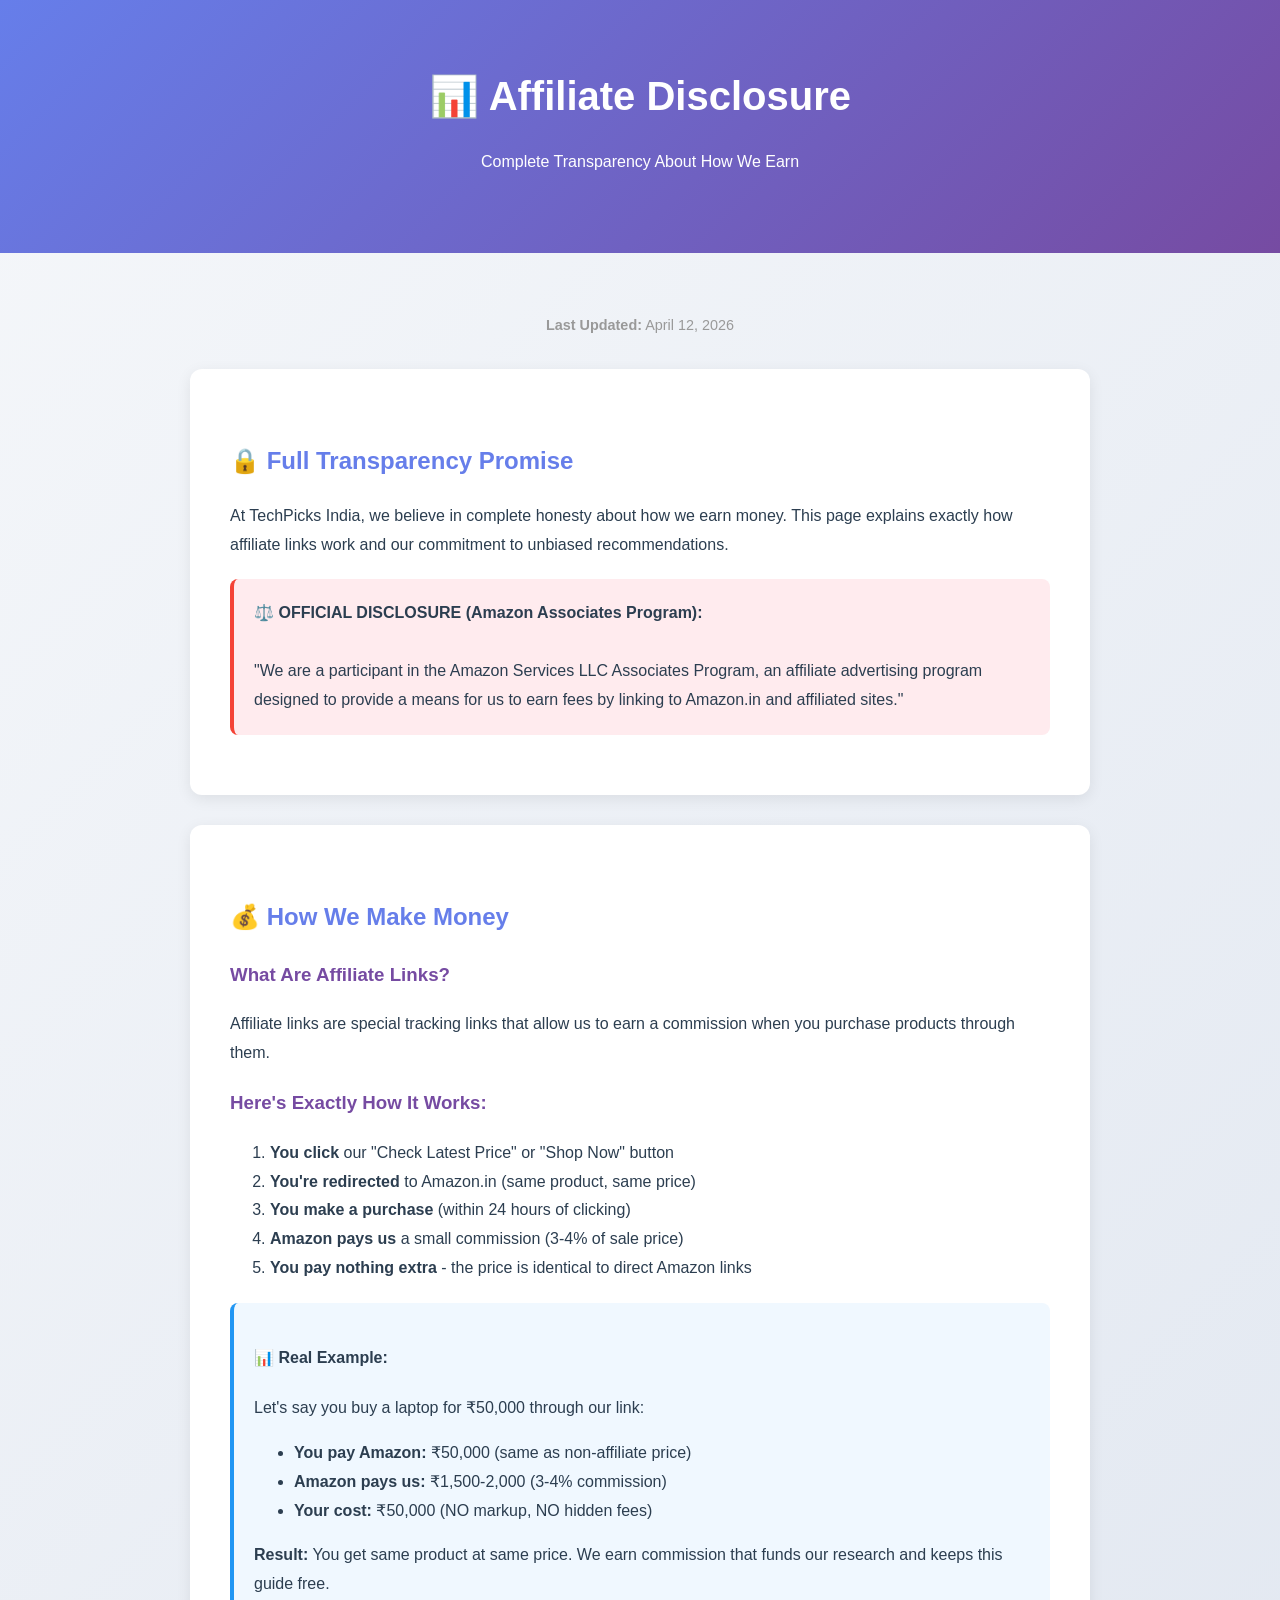
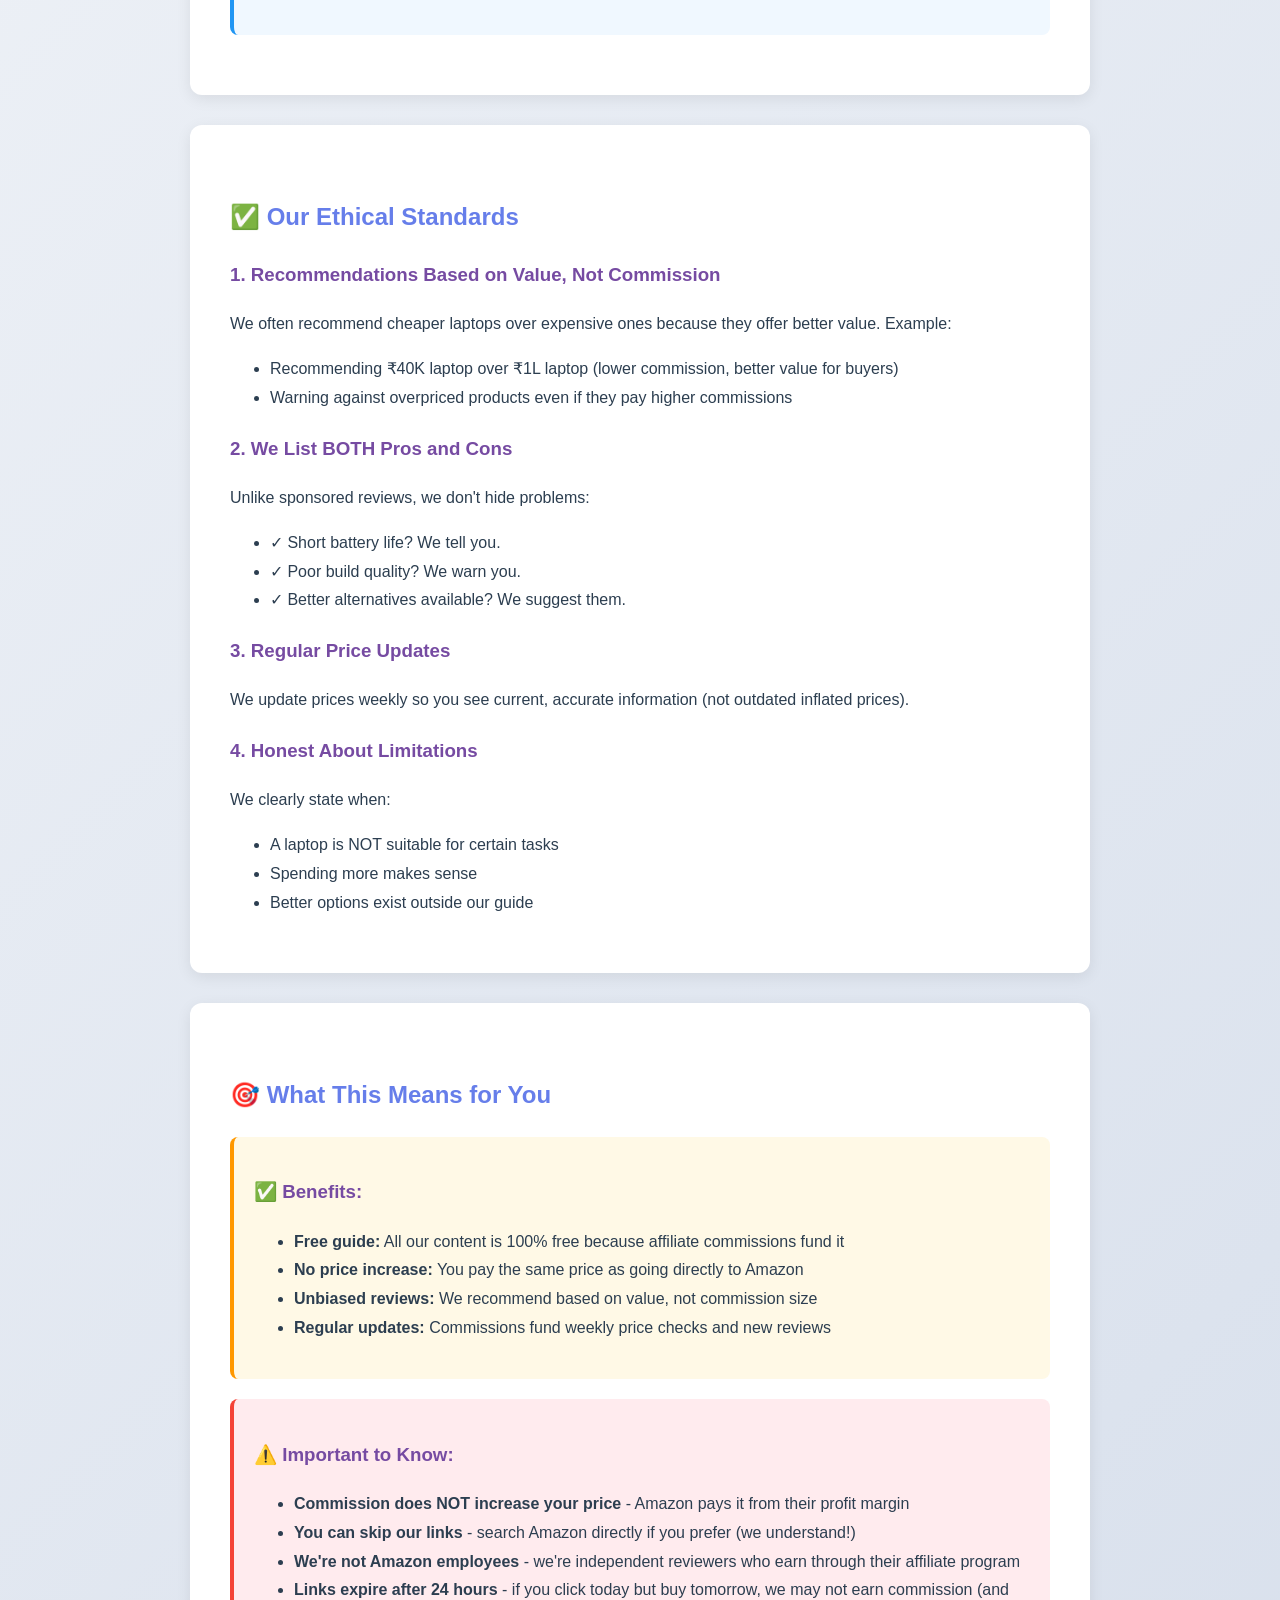
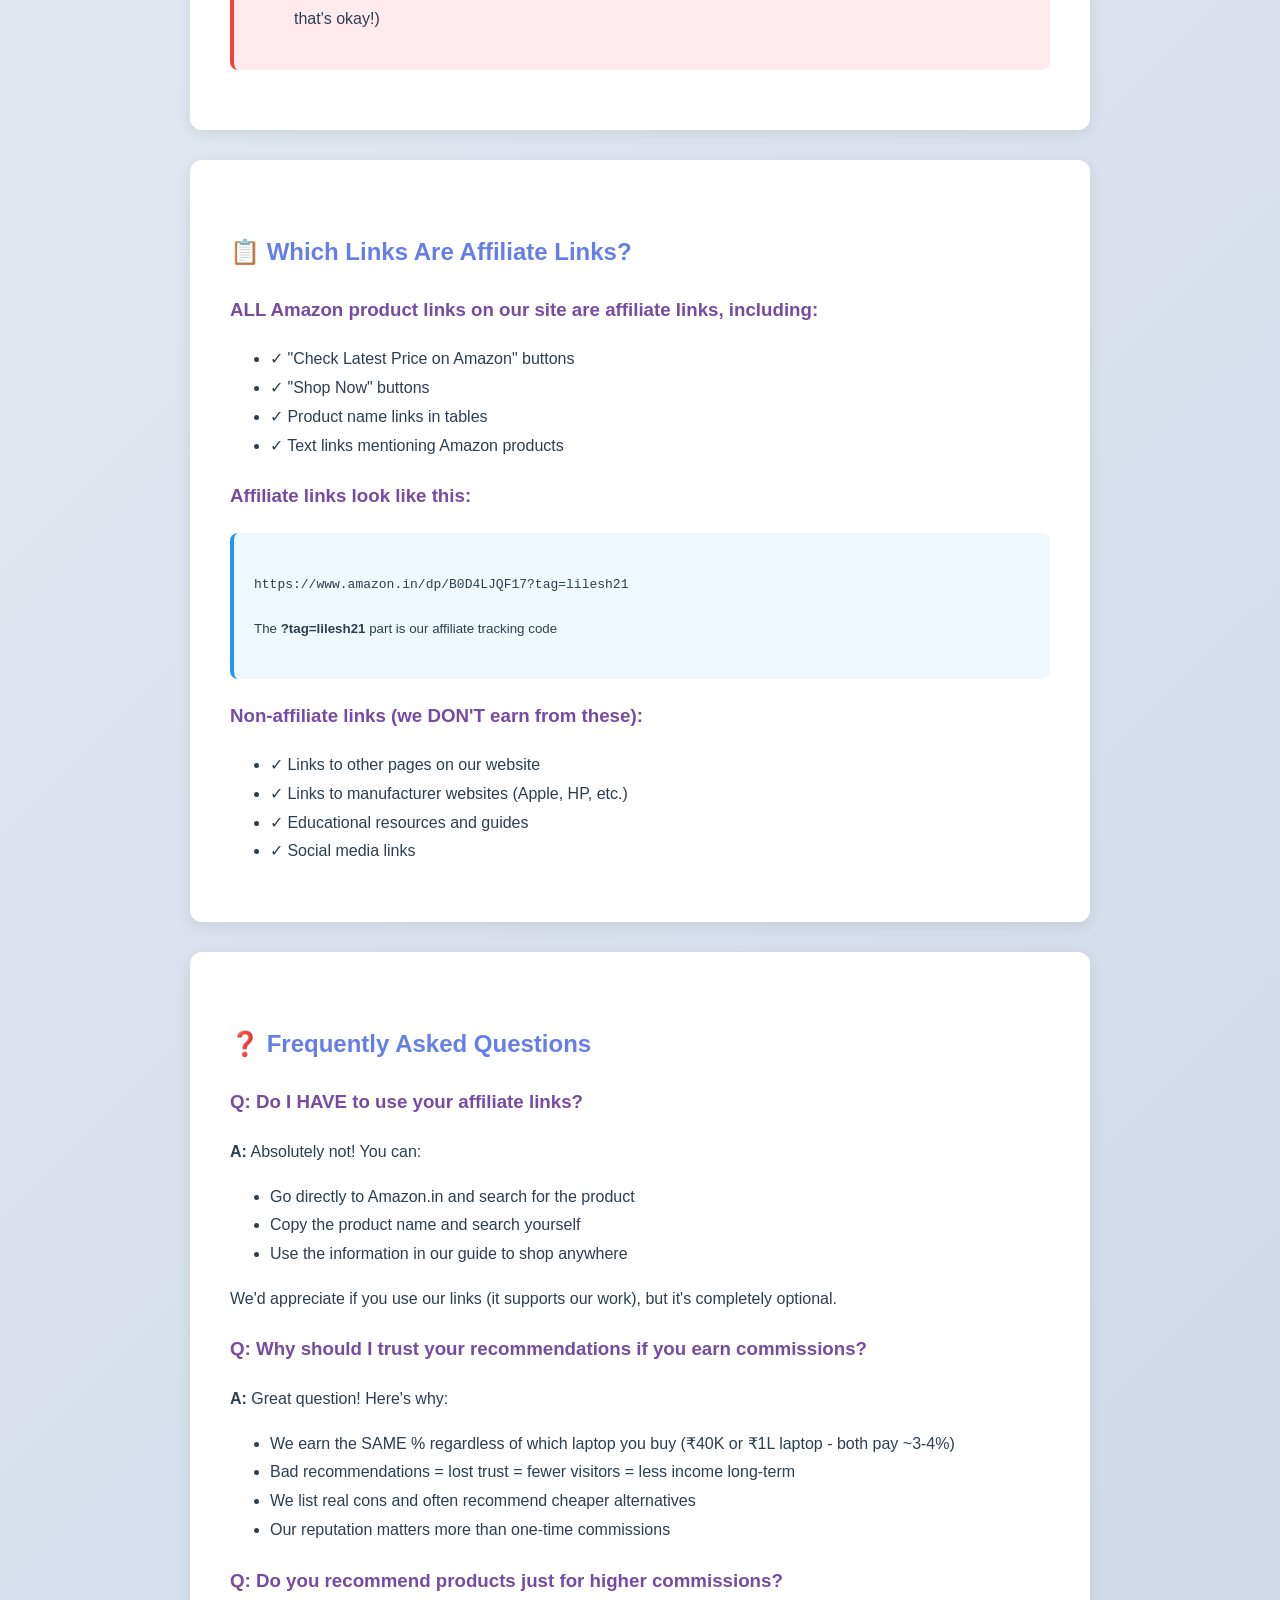
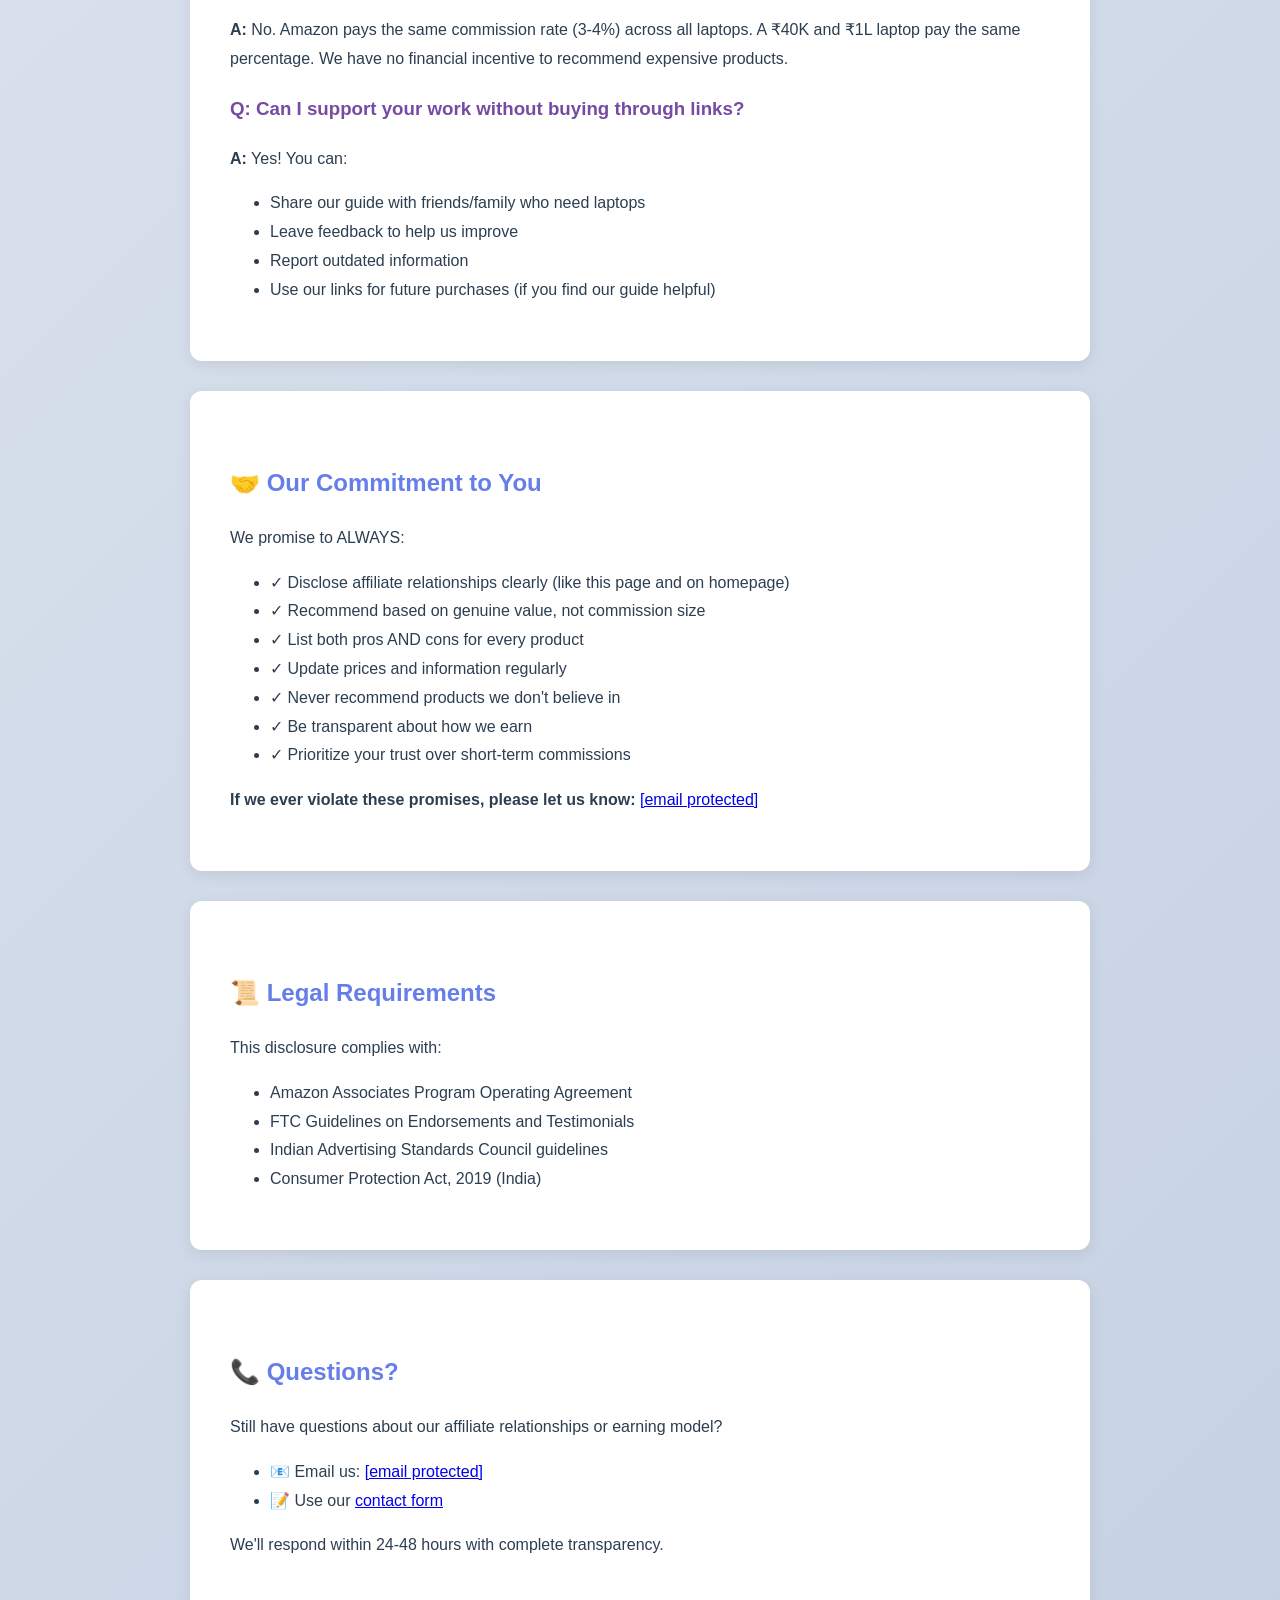
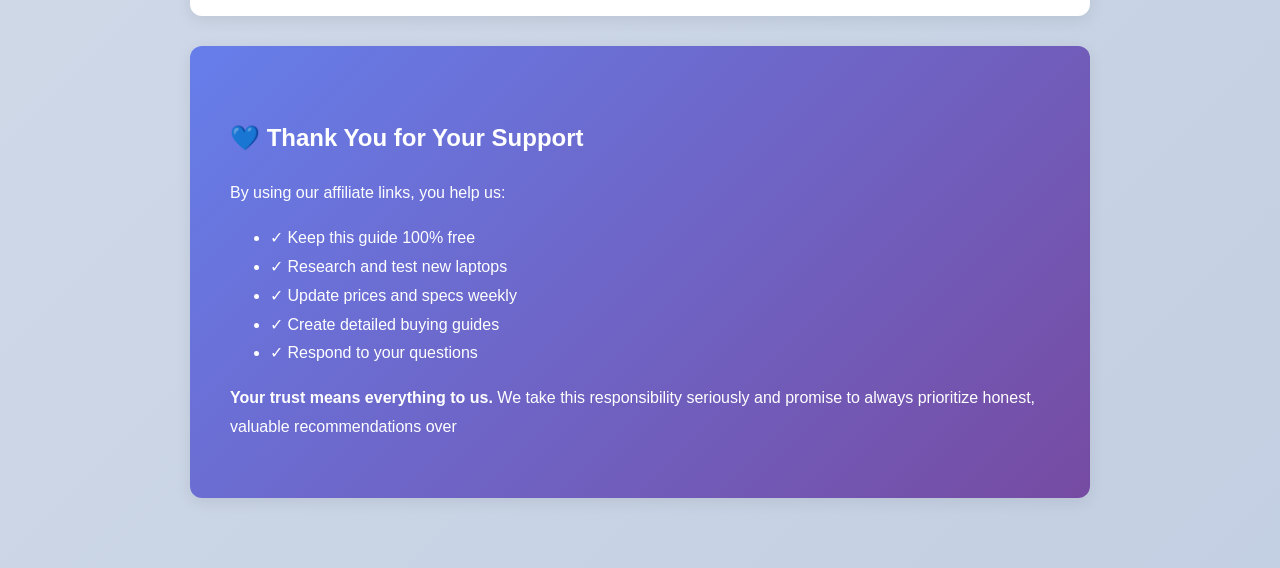
<file: affiliate-disclosure.html>
<!DOCTYPE html>
<html lang="en">
<head>
<meta charset="UTF-8">
<meta name="viewport" content="width=device-width, initial-scale=1.0">
<title>Affiliate Disclosure - TechPicks India</title>
<meta name="description" content="Transparent affiliate disclosure for TechPicks India - How we earn through Amazon Associate links.">
<style>
body {font-family: 'Inter', 'Segoe UI', sans-serif; line-height: 1.8; background: linear-gradient(135deg, #f5f7fa 0%, #c3cfe2 100%); color: #2c3e50; margin: 0; padding: 0;}
.container {max-width: 900px; margin: 0 auto; padding: 40px 20px;}
header {background: linear-gradient(135deg, #667eea 0%, #764ba2 100%); color: white; padding: 60px 20px; text-align: center;}
h1 {color: white; font-size: 2.5em; margin: 0;}
.disclosure-section {background: white; padding: 40px; border-radius: 12px; margin: 30px 0; box-shadow: 0 4px 15px rgba(0,0,0,0.08);}
h2 {color: #667eea; margin-top: 30px;}
h3 {color: #764ba2;}
.highlight {background: #fff9e6; padding: 20px; border-radius: 8px; border-left: 4px solid #ff9800; margin: 20px 0;}
.important {background: #ffebee; padding: 20px; border-radius: 8px; border-left: 4px solid #f44336; margin: 20px 0;}
.last-updated {text-align: center; color: #999; font-size: 0.9em; margin: 20px 0;}
.example-box {background: #f0f8ff; padding: 20px; border-radius: 8px; margin: 20px 0; border-left: 4px solid #2196F3;}
</style>
</head>
<body>

<header>
  <h1>📊 Affiliate Disclosure</h1>
  <p>Complete Transparency About How We Earn</p>
</header>

<div class="container">
  
  <div class="last-updated">
    <strong>Last Updated:</strong> April 12, 2026
  </div>

  <div class="disclosure-section">
    <h2>🔒 Full Transparency Promise</h2>
    <p>At TechPicks India, we believe in complete honesty about how we earn money. This page explains exactly how affiliate links work and our commitment to unbiased recommendations.</p>
    
    <div class="important">
      <strong>⚖️ OFFICIAL DISCLOSURE (Amazon Associates Program):</strong><br><br>
      "We are a participant in the Amazon Services LLC Associates Program, an affiliate advertising program designed to provide a means for us to earn fees by linking to Amazon.in and affiliated sites."
    </div>
  </div>

  <div class="disclosure-section">
    <h2>💰 How We Make Money</h2>
    
    <h3>What Are Affiliate Links?</h3>
    <p>Affiliate links are special tracking links that allow us to earn a commission when you purchase products through them.</p>
    
    <h3>Here's Exactly How It Works:</h3>
    <ol>
      <li><strong>You click</strong> our "Check Latest Price" or "Shop Now" button</li>
      <li><strong>You're redirected</strong> to Amazon.in (same product, same price)</li>
      <li><strong>You make a purchase</strong> (within 24 hours of clicking)</li>
      <li><strong>Amazon pays us</strong> a small commission (3-4% of sale price)</li>
      <li><strong>You pay nothing extra</strong> - the price is identical to direct Amazon links</li>
    </ol>
    
    <div class="example-box">
      <h4>📊 Real Example:</h4>
      <p>Let's say you buy a laptop for ₹50,000 through our link:</p>
      <ul>
        <li><strong>You pay Amazon:</strong> ₹50,000 (same as non-affiliate price)</li>
        <li><strong>Amazon pays us:</strong> ₹1,500-2,000 (3-4% commission)</li>
        <li><strong>Your cost:</strong> ₹50,000 (NO markup, NO hidden fees)</li>
      </ul>
      <p><strong>Result:</strong> You get same product at same price. We earn commission that funds our research and keeps this guide free.</p>
    </div>
  </div>

  <div class="disclosure-section">
    <h2>✅ Our Ethical Standards</h2>
    
    <h3>1. Recommendations Based on Value, Not Commission</h3>
    <p>We often recommend cheaper laptops over expensive ones because they offer better value. Example:</p>
    <ul>
      <li>Recommending ₹40K laptop over ₹1L laptop (lower commission, better value for buyers)</li>
      <li>Warning against overpriced products even if they pay higher commissions</li>
    </ul>
    
    <h3>2. We List BOTH Pros and Cons</h3>
    <p>Unlike sponsored reviews, we don't hide problems:</p>
    <ul>
      <li>✓ Short battery life? We tell you.</li>
      <li>✓ Poor build quality? We warn you.</li>
      <li>✓ Better alternatives available? We suggest them.</li>
    </ul>
    
    <h3>3. Regular Price Updates</h3>
    <p>We update prices weekly so you see current, accurate information (not outdated inflated prices).</p>
    
    <h3>4. Honest About Limitations</h3>
    <p>We clearly state when:</p>
    <ul>
      <li>A laptop is NOT suitable for certain tasks</li>
      <li>Spending more makes sense</li>
      <li>Better options exist outside our guide</li>
    </ul>
  </div>

  <div class="disclosure-section">
    <h2>🎯 What This Means for You</h2>
    
    <div class="highlight">
      <h3>✅ Benefits:</h3>
      <ul>
        <li><strong>Free guide:</strong> All our content is 100% free because affiliate commissions fund it</li>
        <li><strong>No price increase:</strong> You pay the same price as going directly to Amazon</li>
        <li><strong>Unbiased reviews:</strong> We recommend based on value, not commission size</li>
        <li><strong>Regular updates:</strong> Commissions fund weekly price checks and new reviews</li>
      </ul>
    </div>
    
    <div class="important">
      <h3>⚠️ Important to Know:</h3>
      <ul>
        <li><strong>Commission does NOT increase your price</strong> - Amazon pays it from their profit margin</li>
        <li><strong>You can skip our links</strong> - search Amazon directly if you prefer (we understand!)</li>
        <li><strong>We're not Amazon employees</strong> - we're independent reviewers who earn through their affiliate program</li>
        <li><strong>Links expire after 24 hours</strong> - if you click today but buy tomorrow, we may not earn commission (and that's okay!)</li>
      </ul>
    </div>
  </div>

  <div class="disclosure-section">
    <h2>📋 Which Links Are Affiliate Links?</h2>
    
    <h3>ALL Amazon product links on our site are affiliate links, including:</h3>
    <ul>
      <li>✓ "Check Latest Price on Amazon" buttons</li>
      <li>✓ "Shop Now" buttons</li>
      <li>✓ Product name links in tables</li>
      <li>✓ Text links mentioning Amazon products</li>
    </ul>
    
    <h3>Affiliate links look like this:</h3>
    <div class="example-box">
      <p><code>https://www.amazon.in/dp/B0D4LJQF17?tag=lilesh21</code></p>
      <p><small>The <strong>?tag=lilesh21</strong> part is our affiliate tracking code</small></p>
    </div>
    
    <h3>Non-affiliate links (we DON'T earn from these):</h3>
    <ul>
      <li>✓ Links to other pages on our website</li>
      <li>✓ Links to manufacturer websites (Apple, HP, etc.)</li>
      <li>✓ Educational resources and guides</li>
      <li>✓ Social media links</li>
    </ul>
  </div>

  <div class="disclosure-section">
    <h2>❓ Frequently Asked Questions</h2>
    
    <h3>Q: Do I HAVE to use your affiliate links?</h3>
    <p><strong>A:</strong> Absolutely not! You can:</p>
    <ul>
      <li>Go directly to Amazon.in and search for the product</li>
      <li>Copy the product name and search yourself</li>
      <li>Use the information in our guide to shop anywhere</li>
    </ul>
    <p>We'd appreciate if you use our links (it supports our work), but it's completely optional.</p>
    
    <h3>Q: Why should I trust your recommendations if you earn commissions?</h3>
    <p><strong>A:</strong> Great question! Here's why:</p>
    <ul>
      <li>We earn the SAME % regardless of which laptop you buy (₹40K or ₹1L laptop - both pay ~3-4%)</li>
      <li>Bad recommendations = lost trust = fewer visitors = less income long-term</li>
      <li>We list real cons and often recommend cheaper alternatives</li>
      <li>Our reputation matters more than one-time commissions</li>
    </ul>
    
    <h3>Q: Do you recommend products just for higher commissions?</h3>
    <p><strong>A:</strong> No. Amazon pays the same commission rate (3-4%) across all laptops. A ₹40K and ₹1L laptop pay the same percentage. We have no financial incentive to recommend expensive products.</p>
    
    <h3>Q: Can I support your work without buying through links?</h3>
    <p><strong>A:</strong> Yes! You can:</p>
    <ul>
      <li>Share our guide with friends/family who need laptops</li>
      <li>Leave feedback to help us improve</li>
      <li>Report outdated information</li>
      <li>Use our links for future purchases (if you find our guide helpful)</li>
    </ul>
  </div>

  <div class="disclosure-section">
    <h2>🤝 Our Commitment to You</h2>
    <p>We promise to ALWAYS:</p>
    <ul>
      <li>✓ Disclose affiliate relationships clearly (like this page and on homepage)</li>
      <li>✓ Recommend based on genuine value, not commission size</li>
      <li>✓ List both pros AND cons for every product</li>
      <li>✓ Update prices and information regularly</li>
      <li>✓ Never recommend products we don't believe in</li>
      <li>✓ Be transparent about how we earn</li>
      <li>✓ Prioritize your trust over short-term commissions</li>
    </ul>
    
    <p><strong>If we ever violate these promises, please let us know:</strong> <a href="/cdn-cgi/l/email-protection#acc0c5c0c9dfc4dfc4c9c7c4cddeeccbc1cdc5c082cfc3c1"><span class="__cf_email__" data-cfemail="5a3633363f293229323f31323b281a3d373b333674393537">[email&#160;protected]</span></a></p>
  </div>

  <div class="disclosure-section">
    <h2>📜 Legal Requirements</h2>
    <p>This disclosure complies with:</p>
    <ul>
      <li>Amazon Associates Program Operating Agreement</li>
      <li>FTC Guidelines on Endorsements and Testimonials</li>
      <li>Indian Advertising Standards Council guidelines</li>
      <li>Consumer Protection Act, 2019 (India)</li>
    </ul>
  </div>

  <div class="disclosure-section">
    <h2>📞 Questions?</h2>
    <p>Still have questions about our affiliate relationships or earning model?</p>
    <ul>
      <li>📧 Email us: <a href="/cdn-cgi/l/email-protection#610d080d0412091209040a09001321060c00080d4f020e0c"><span class="__cf_email__" data-cfemail="ec808580899f849f848987848d9eac8b818d8580c28f8381">[email&#160;protected]</span></a></li>
      <li>📝 Use our <a href="contact.html">contact form</a></li>
    </ul>
    <p>We'll respond within 24-48 hours with complete transparency.</p>
  </div>

  <div class="disclosure-section" style="background: linear-gradient(135deg, #667eea 0%, #764ba2 100%); color: white;">
    <h2 style="color: white;">💙 Thank You for Your Support</h2>
    <p>By using our affiliate links, you help us:</p>
    <ul>
      <li>✓ Keep this guide 100% free</li>
      <li>✓ Research and test new laptops</li>
      <li>✓ Update prices and specs weekly</li>
      <li>✓ Create detailed buying guides</li>
      <li>✓ Respond to your questions</li>
    </ul>
    <p><strong>Your trust means everything to us.</strong> We take this responsibility seriously and promise to always prioritize honest, valuable recommendations over
</file>
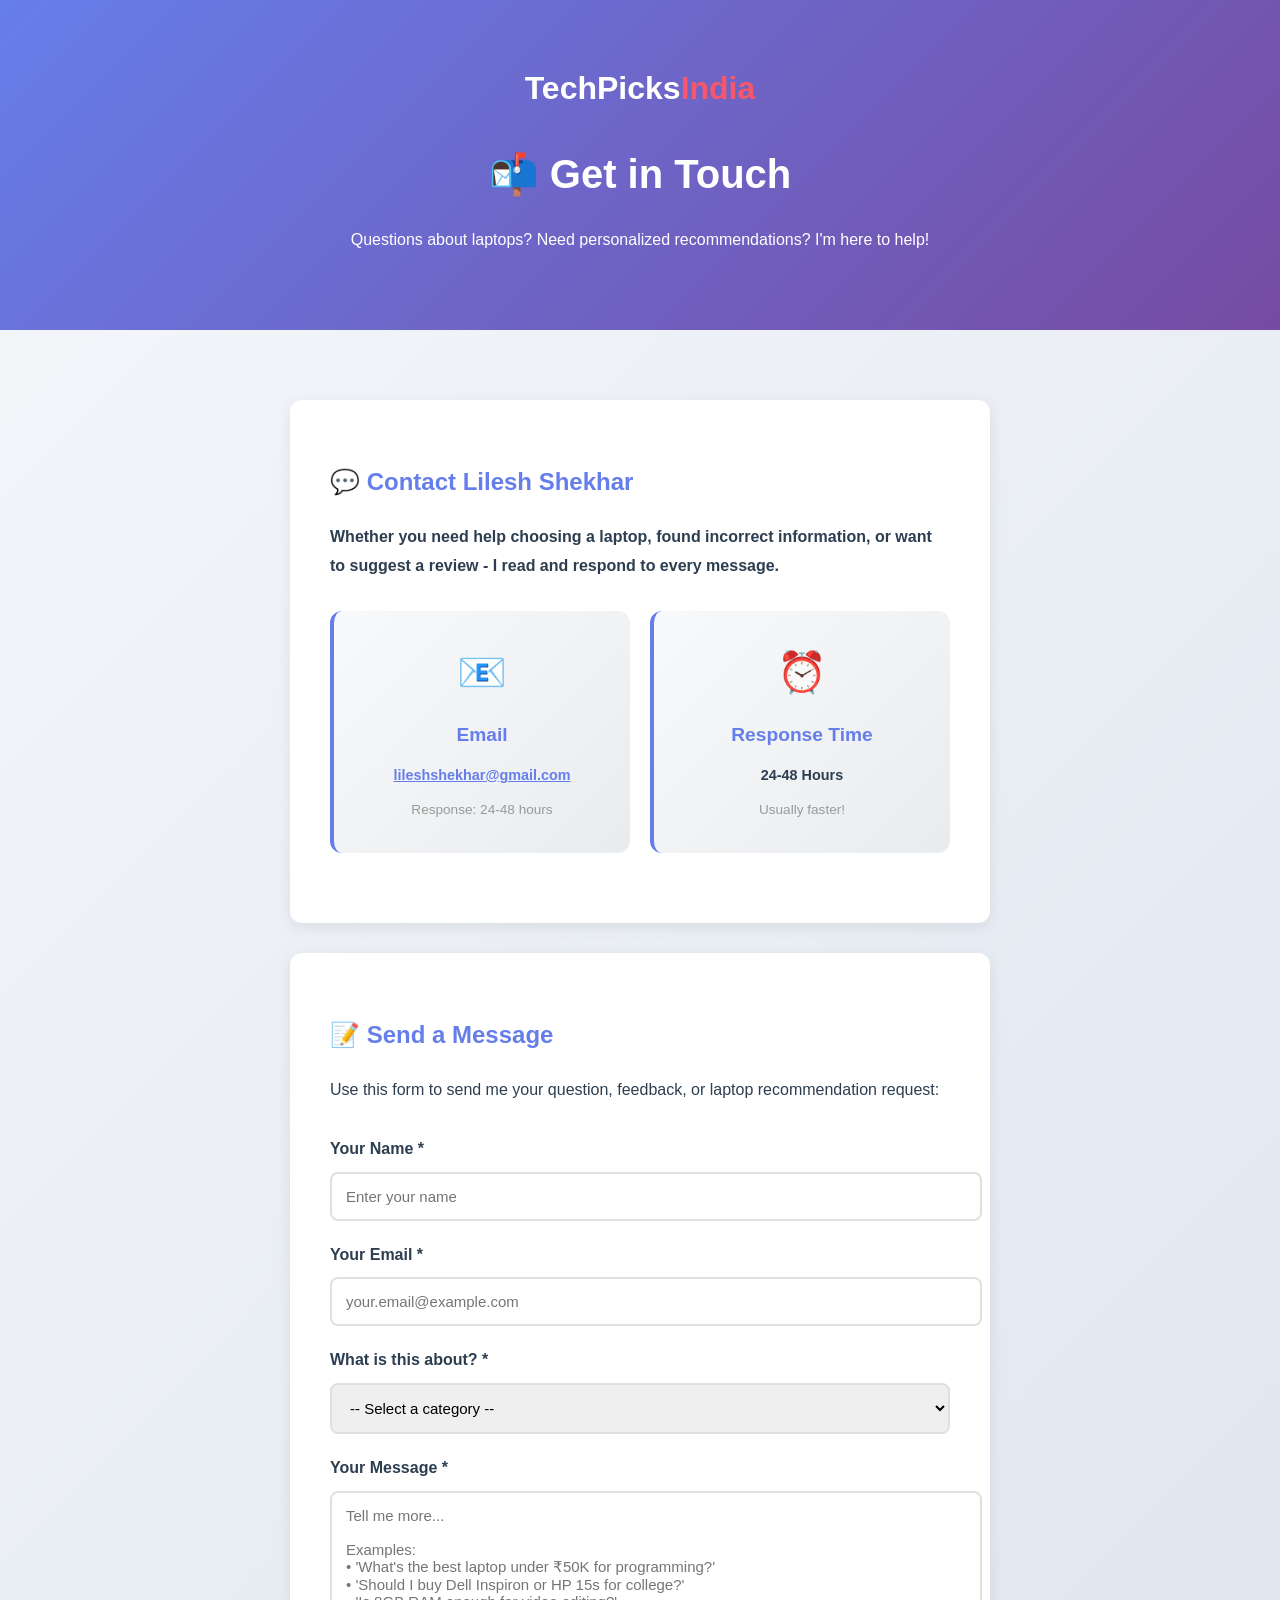
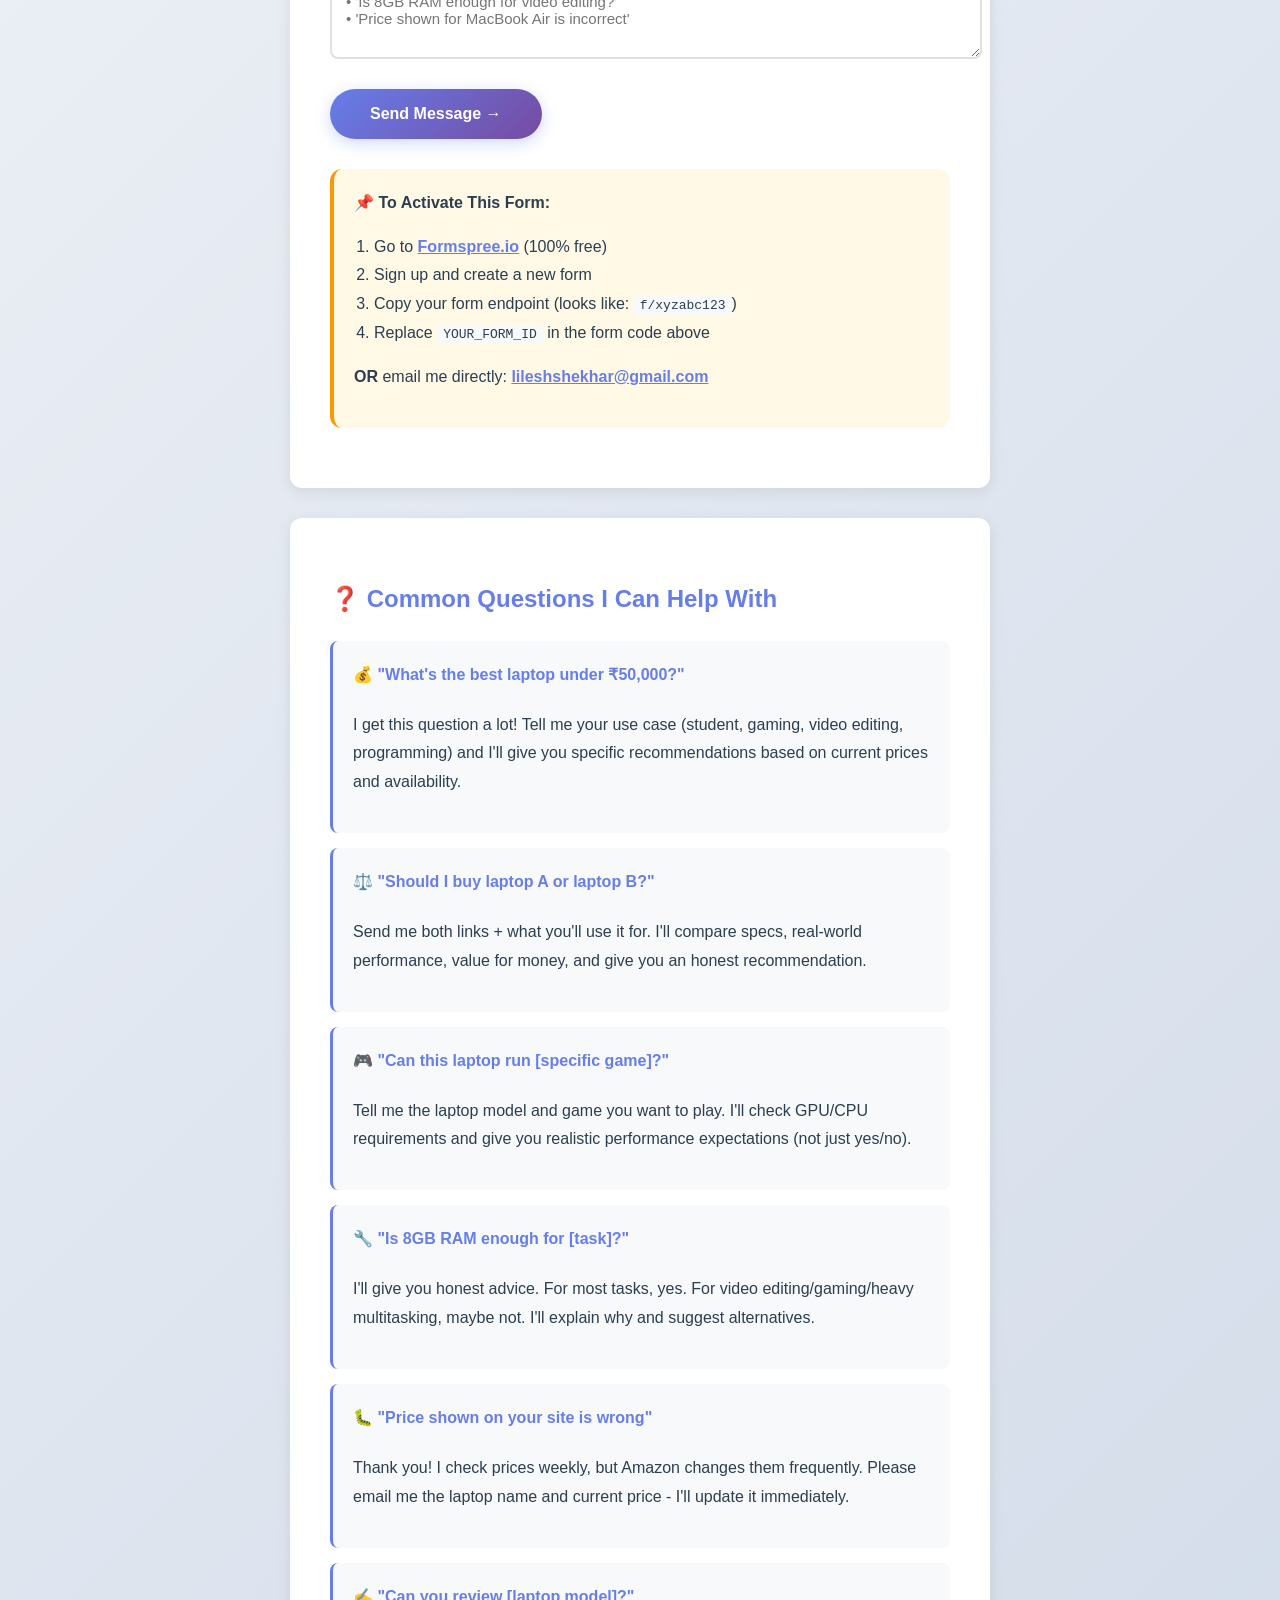
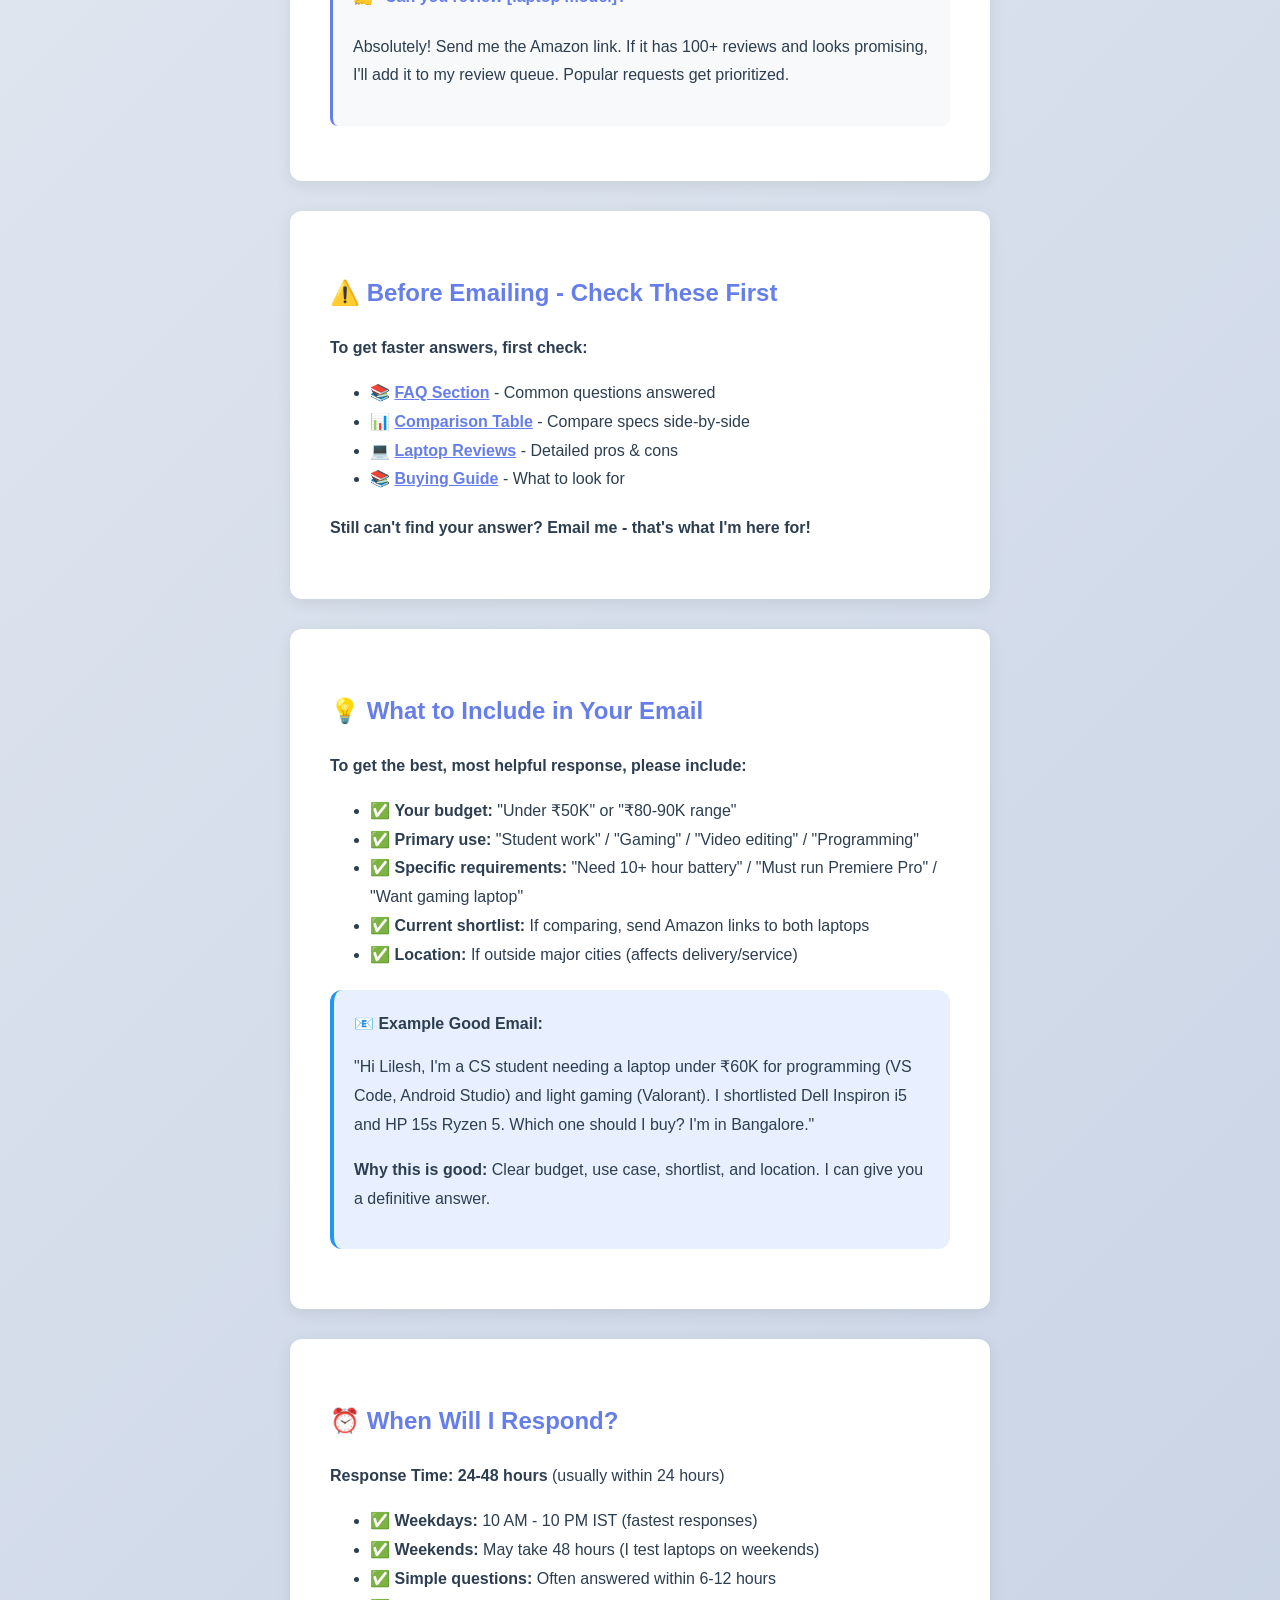
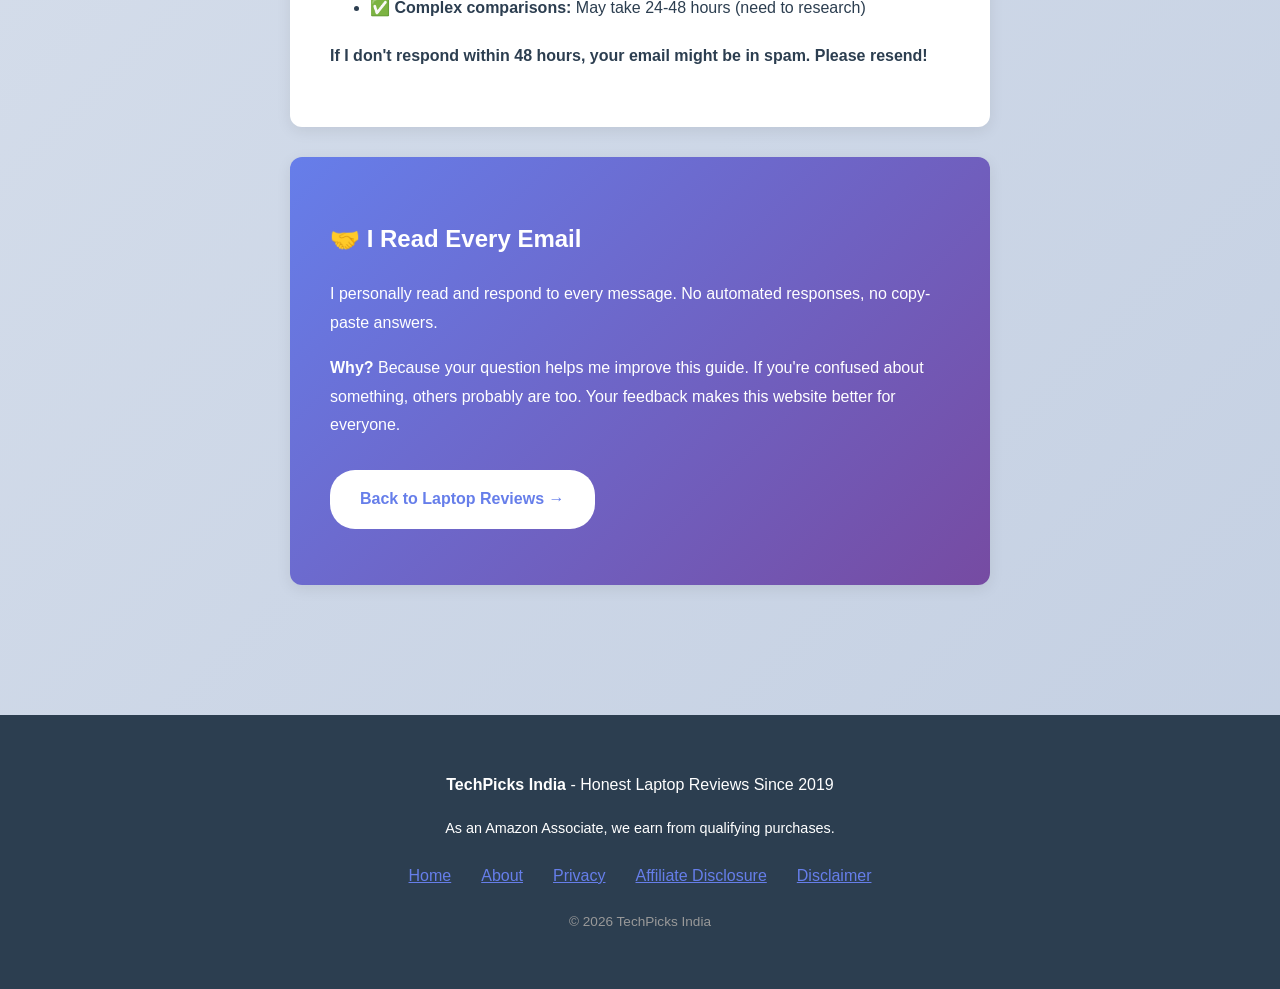
<file: contact.html>
<!DOCTYPE html>
<html lang="en">
<head>
<meta charset="UTF-8">
<parameter name="viewport" content="width=device-width, initial-scale=1.0">
<title>Contact Lilesh | Ask Laptop Questions | TechPicks India</title>
<meta name="description" content="Get expert laptop recommendations from Lilesh. Ask questions, report errors, or request reviews. Response time: 24-48 hours.">
<style>
body {font-family: 'Inter', 'Segoe UI', sans-serif; line-height: 1.8; background: linear-gradient(135deg, #f5f7fa 0%, #c3cfe2 100%); color: #2c3e50; margin: 0; padding: 0;}
.container {max-width: 700px; margin: 0 auto; padding: 40px 20px;}
header {background: linear-gradient(135deg, #667eea 0%, #764ba2 100%); color: white; padding: 60px 20px; text-align: center;}
.logo {font-size: 2em; font-weight: 800; color: white; margin: 0;}
.logo span {color: #f5576c;}
h1 {color: white; font-size: 2.5em; margin: 20px 0 10px 0;}
.contact-section {background: white; padding: 40px; border-radius: 12px; margin: 30px 0; box-shadow: 0 4px 15px rgba(0,0,0,0.08);}
h2 {color: #667eea;}
.contact-methods {display: grid; grid-template-columns: repeat(auto-fit, minmax(200px, 1fr)); gap: 20px; margin: 30px 0;}
.contact-card {background: linear-gradient(135deg, #f8f9fa 0%, #e9ecef 100%); padding: 25px; border-radius: 12px; text-align: center; border-left: 4px solid #667eea; transition: all 0.3s;}
.contact-card:hover {transform: translateY(-5px); box-shadow: 0 8px 20px rgba(0,0,0,0.1);}
.contact-card h3 {color: #667eea; margin: 10px 0; font-size: 1.2em;}
.contact-card p {margin: 5px 0; font-size: 0.9em;}
form {margin: 30px 0;}
label {display: block; margin: 20px 0 8px 0; font-weight: 600; color: #2c3e50;}
input, textarea, select {width: 100%; padding: 14px; border: 2px solid #e0e0e0; border-radius: 8px; font-family: inherit; font-size: 15px; transition: all 0.3s;}
input:focus, textarea:focus, select:focus {border-color: #667eea; outline: none; box-shadow: 0 0 0 3px rgba(102, 126, 234, 0.1);}
button {background: linear-gradient(135deg, #667eea 0%, #764ba2 100%); color: white; padding: 16px 40px; border: none; border-radius: 25px; font-weight: 600; font-size: 16px; cursor: pointer; margin-top: 20px; transition: all 0.3s; box-shadow: 0 4px 15px rgba(102, 126, 234, 0.3);}
button:hover {transform: translateY(-3px); box-shadow: 0 6px 20px rgba(102, 126, 234, 0.4);}
.info-box {background: #e8f0ff; padding: 20px; border-radius: 12px; border-left: 4px solid #2196F3; margin: 20px 0;}
.warning-box {background: #fff9e6; padding: 20px; border-radius: 12px; border-left: 4px solid #ff9800; margin: 20px 0;}
.faq-item {background: #f8f9fa; padding: 20px; border-radius: 8px; margin: 15px 0; border-left: 3px solid #667eea;}
.faq-item h4 {color: #667eea; margin-top: 0;}
</style>
</head>
<body>

<header>
  <div class="logo">TechPicks<span>India</span></div>
  <h1>📬 Get in Touch</h1>
  <p>Questions about laptops? Need personalized recommendations? I'm here to help!</p>
</header>

<div class="container">
  
  <div class="contact-section">
    <h2>💬 Contact Lilesh Shekhar</h2>
    <p><strong>Whether you need help choosing a laptop, found incorrect information, or want to suggest a review - I read and respond to every message.</strong></p>
    
    <div class="contact-methods">
      <div class="contact-card">
        <div style="font-size: 2.5em; margin-bottom: 10px;">📧</div>
        <h3>Email</h3>
        <p><a href="mailto:lileshshekhar@gmail.com" style="color: #667eea; font-weight: 600;">lileshshekhar@gmail.com</a></p>
        <p style="font-size: 0.85em; color: #999; margin-top: 10px;">Response: 24-48 hours</p>
      </div>
      
      <div class="contact-card">
        <div style="font-size: 2.5em; margin-bottom: 10px;">⏰</div>
        <h3>Response Time</h3>
        <p><strong>24-48 Hours</strong></p>
        <p style="font-size: 0.85em; color: #999; margin-top: 10px;">Usually faster!</p>
      </div>
    </div>
  </div>

  <div class="contact-section">
    <h2>📝 Send a Message</h2>
    <p>Use this form to send me your question, feedback, or laptop recommendation request:</p>
    
    <!-- FORMSPREE FORM - Replace YOUR_FORM_ID with actual Formspree endpoint -->
    <form action="https://formspree.io/f/YOUR_FORM_ID" method="POST">
      
      <label for="name">Your Name *</label>
      <input type="text" id="name" name="name" required placeholder="Enter your name" maxlength="100">
      
      <label for="email">Your Email *</label>
      <input type="email" id="email" name="email" required placeholder="your.email@example.com">
      
      <label for="category">What is this about? *</label>
      <select id="category" name="category" required>
        <option value="">-- Select a category --</option>
        <option value="laptop-recommendation">💡 Need Laptop Recommendation</option>
        <option value="comparison">⚖️ Compare Two Laptops</option>
        <option value="technical-question">🔧 Technical Question</option>
        <option value="error-report">🐛 Report Error/Outdated Info</option>
        <option value="review-request">✍️ Request Laptop Review</option>
        <option value="feedback">💭 General Feedback</option>
        <option value="other">❓ Other</option>
      </select>
      
      <label for="message">Your Message *</label>
      <textarea id="message" name="message" rows="8" required placeholder="Tell me more...

Examples:
• 'What's the best laptop under ₹50K for programming?'
• 'Should I buy Dell Inspiron or HP 15s for college?'
• 'Is 8GB RAM enough for video editing?'
• 'Price shown for MacBook Air is incorrect'"></textarea>
      
      <!-- Hidden field for spam protection -->
      <input type="hidden" name="_subject" value="TechPicks Contact Form Submission">
      <input type="hidden" name="_next" value="https://lilesh-code.github.io/laptop_web/contact.html?success=true">
      
      <button type="submit">Send Message →</button>
    </form>
    
    <div class="warning-box">
      <strong>📌 To Activate This Form:</strong>
      <ol style="margin: 15px 0; padding-left: 20px;">
        <li>Go to <a href="https://formspree.io" target="_blank" style="color: #667eea; font-weight: 600;">Formspree.io</a> (100% free)</li>
        <li>Sign up and create a new form</li>
        <li>Copy your form endpoint (looks like: <code style="background: #f8f9fa; padding: 2px 6px; border-radius: 3px;">f/xyzabc123</code>)</li>
        <li>Replace <code style="background: #f8f9fa; padding: 2px 6px; border-radius: 3px;">YOUR_FORM_ID</code> in the form code above</li>
      </ol>
      <p style="margin-top: 15px;"><strong>OR</strong> email me directly: <a href="mailto:lileshshekhar@gmail.com" style="color: #667eea; font-weight: 600;">lileshshekhar@gmail.com</a></p>
    </div>
  </div>

  <div class="contact-section">
    <h2>❓ Common Questions I Can Help With</h2>
    
    <div class="faq-item">
      <h4>💰 "What's the best laptop under ₹50,000?"</h4>
      <p>I get this question a lot! Tell me your use case (student, gaming, video editing, programming) and I'll give you specific recommendations based on current prices and availability.</p>
    </div>

    <div class="faq-item">
      <h4>⚖️ "Should I buy laptop A or laptop B?"</h4>
      <p>Send me both links + what you'll use it for. I'll compare specs, real-world performance, value for money, and give you an honest recommendation.</p>
    </div>

    <div class="faq-item">
      <h4>🎮 "Can this laptop run [specific game]?"</h4>
      <p>Tell me the laptop model and game you want to play. I'll check GPU/CPU requirements and give you realistic performance expectations (not just yes/no).</p>
    </div>

    <div class="faq-item">
      <h4>🔧 "Is 8GB RAM enough for [task]?"</h4>
      <p>I'll give you honest advice. For most tasks, yes. For video editing/gaming/heavy multitasking, maybe not. I'll explain why and suggest alternatives.</p>
    </div>

    <div class="faq-item">
      <h4>🐛 "Price shown on your site is wrong"</h4>
      <p>Thank you! I check prices weekly, but Amazon changes them frequently. Please email me the laptop name and current price - I'll update it immediately.</p>
    </div>

    <div class="faq-item">
      <h4>✍️ "Can you review [laptop model]?"</h4>
      <p>Absolutely! Send me the Amazon link. If it has 100+ reviews and looks promising, I'll add it to my review queue. Popular requests get prioritized.</p>
    </div>
  </div>

  <div class="contact-section">
    <h2>⚠️ Before Emailing - Check These First</h2>
    <p><strong>To get faster answers, first check:</strong></p>
    <ul>
      <li>📚 <a href="index.html#faq" style="color: #667eea; font-weight: 600;">FAQ Section</a> - Common questions answered</li>
      <li>📊 <a href="index.html#comparison" style="color: #667eea; font-weight: 600;">Comparison Table</a> - Compare specs side-by-side</li>
      <li>💻 <a href="index.html#reviews" style="color: #667eea; font-weight: 600;">Laptop Reviews</a> - Detailed pros & cons</li>
      <li>📚 <a href="index.html#buying-guide" style="color: #667eea; font-weight: 600;">Buying Guide</a> - What to look for</li>
    </ul>
    <p style="margin-top: 20px;"><strong>Still can't find your answer? Email me - that's what I'm here for!</strong></p>
  </div>

  <div class="contact-section">
    <h2>💡 What to Include in Your Email</h2>
    <p><strong>To get the best, most helpful response, please include:</strong></p>
    <ul>
      <li>✅ <strong>Your budget:</strong> "Under ₹50K" or "₹80-90K range"</li>
      <li>✅ <strong>Primary use:</strong> "Student work" / "Gaming" / "Video editing" / "Programming"</li>
      <li>✅ <strong>Specific requirements:</strong> "Need 10+ hour battery" / "Must run Premiere Pro" / "Want gaming laptop"</li>
      <li>✅ <strong>Current shortlist:</strong> If comparing, send Amazon links to both laptops</li>
      <li>✅ <strong>Location:</strong> If outside major cities (affects delivery/service)</li>
    </ul>
    
    <div class="info-box">
      <strong>📧 Example Good Email:</strong>
      <p style="margin: 15px 0;">"Hi Lilesh, I'm a CS student needing a laptop under ₹60K for programming (VS Code, Android Studio) and light gaming (Valorant). I shortlisted Dell Inspiron i5 and HP 15s Ryzen 5. Which one should I buy? I'm in Bangalore."</p>
      <p><strong>Why this is good:</strong> Clear budget, use case, shortlist, and location. I can give you a definitive answer.</p>
    </div>
  </div>

  <div class="contact-section">
    <h2>⏰ When Will I Respond?</h2>
    <p><strong>Response Time: 24-48 hours</strong> (usually within 24 hours)</p>
    <ul>
      <li>✅ <strong>Weekdays:</strong> 10 AM - 10 PM IST (fastest responses)</li>
      <li>✅ <strong>Weekends:</strong> May take 48 hours (I test laptops on weekends)</li>
      <li>✅ <strong>Simple questions:</strong> Often answered within 6-12 hours</li>
      <li>✅ <strong>Complex comparisons:</strong> May take 24-48 hours (need to research)</li>
    </ul>
    <p style="margin-top: 20px;"><strong>If I don't respond within 48 hours, your email might be in spam. Please resend!</strong></p>
  </div>

  <div class="contact-section" style="background: linear-gradient(135deg, #667eea 0%, #764ba2 100%); color: white;">
    <h2 style="color: white;">🤝 I Read Every Email</h2>
    <p>I personally read and respond to every message. No automated responses, no copy-paste answers.</p>
    <p><strong>Why?</strong> Because your question helps me improve this guide. If you're confused about something, others probably are too. Your feedback makes this website better for everyone.</p>
    <p style="margin-top: 30px;"><a href="index.html" style="background: white; color: #667eea; padding: 15px 30px; border-radius: 25px; text-decoration: none; font-weight: 700; display: inline-block;">Back to Laptop Reviews →</a></p>
  </div>

</div>

<footer style="background: #2c3e50; color: white; padding: 40px 20px; margin-top: 60px; text-align: center;">
  <p><strong>TechPicks India</strong> - Honest Laptop Reviews Since 2019</p>
  <p style="font-size: 0.9em; margin: 15px 0;">As an Amazon Associate, we earn from qualifying purchases.</p>
  <div style="display: flex; justify-content: center; gap: 30px; margin: 20px 0; flex-wrap: wrap;">
    <a href="index.html" style="color: #667eea;">Home</a>
    <a href="about.html" style="color: #667eea;">About</a>
    <a href="privacy-policy.html" style="color: #667eea;">Privacy</a>
    <a href="affiliate-disclosure.html" style="color: #667eea;">Affiliate Disclosure</a>
    <a href="disclaimer.html" style="color: #667eea;">Disclaimer</a>
  </div>
  <p style="font-size: 0.85em; color: #999; margin-top: 20px;">© 2026 TechPicks India</p>
</footer>

</body>
</html>
</file>
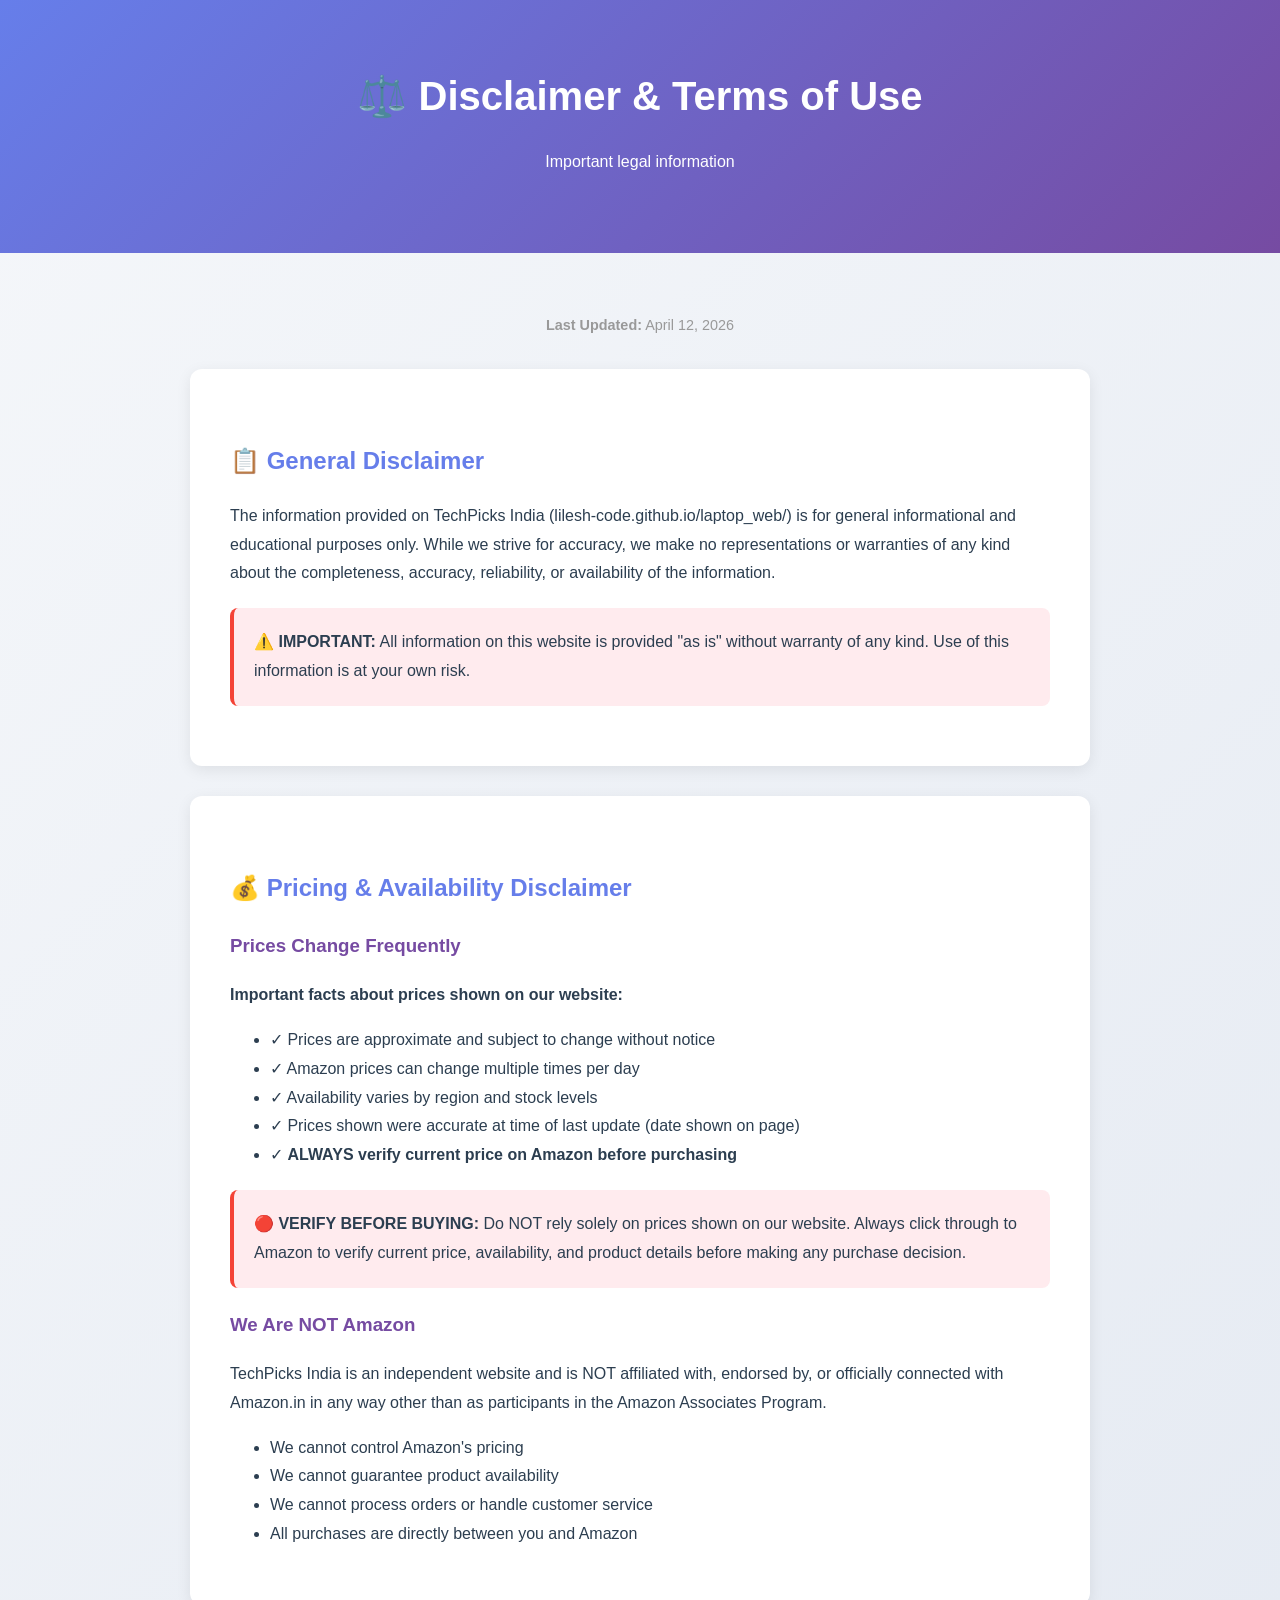
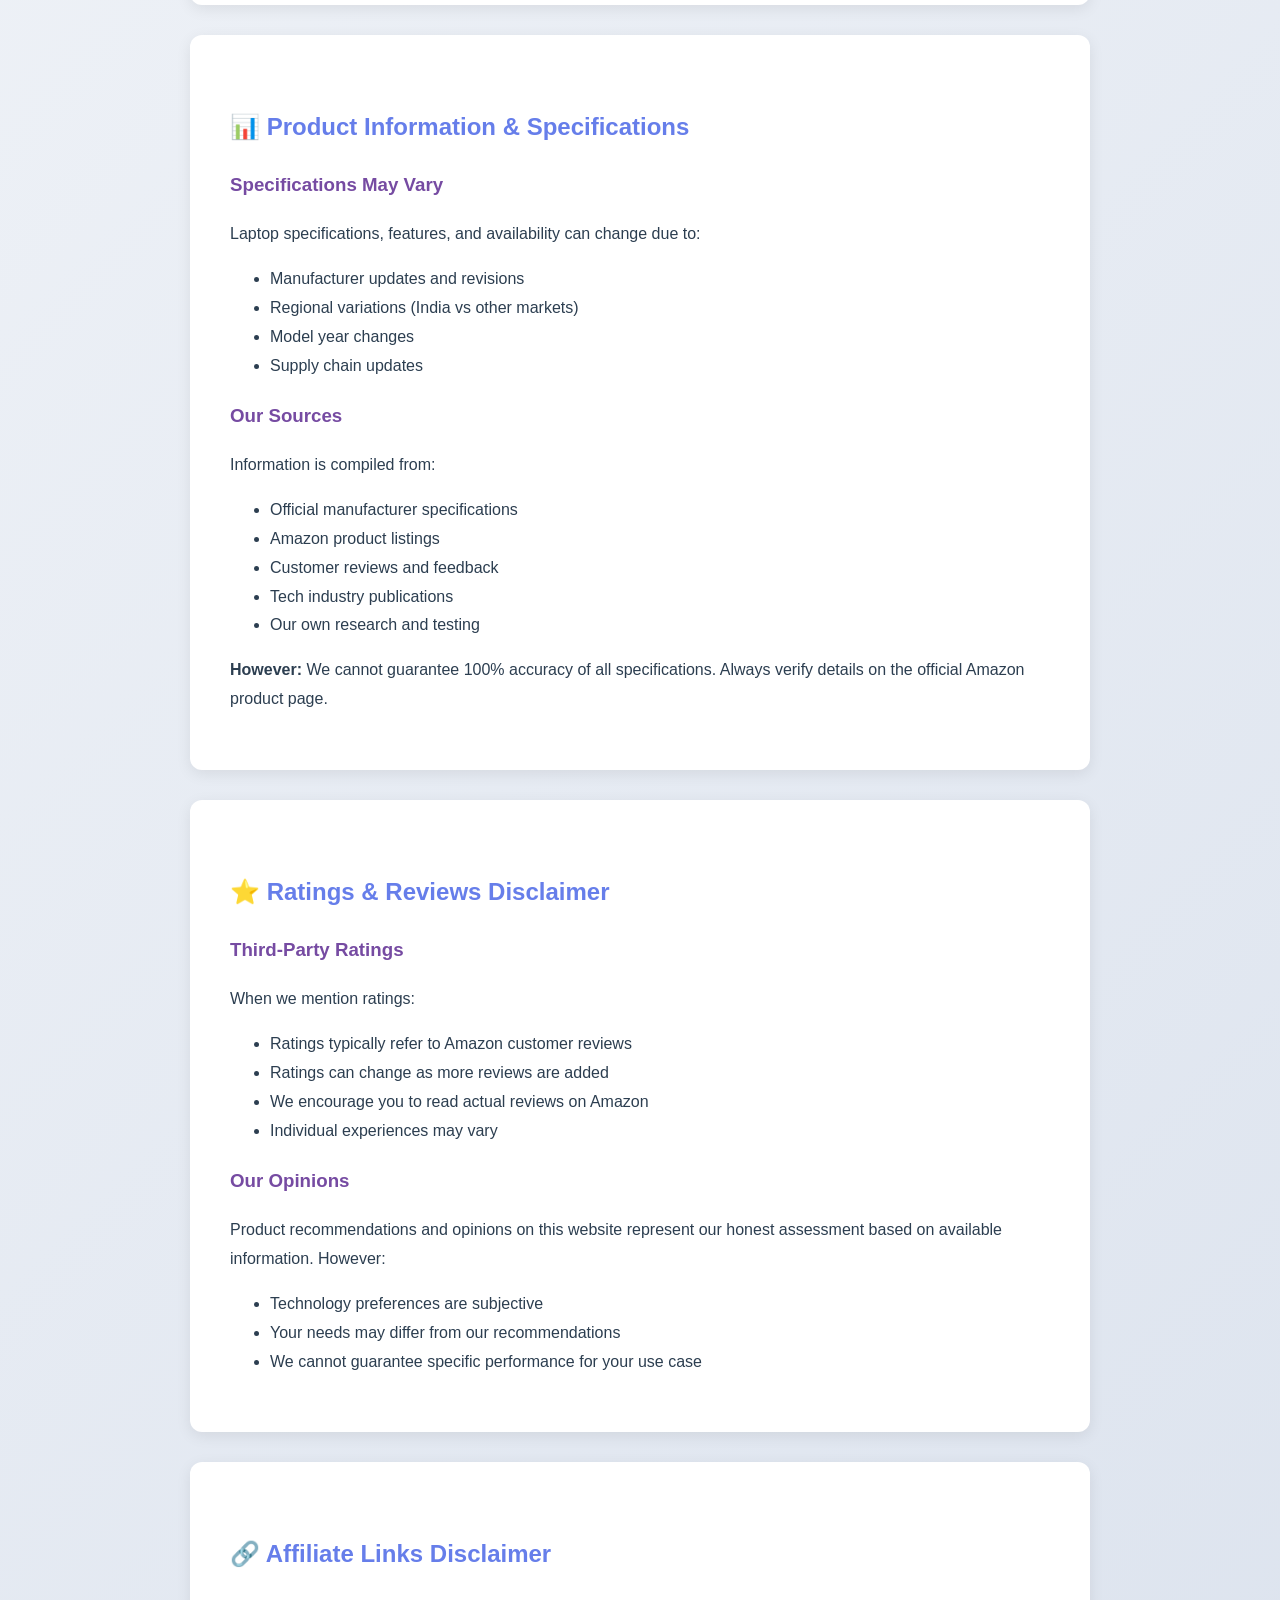
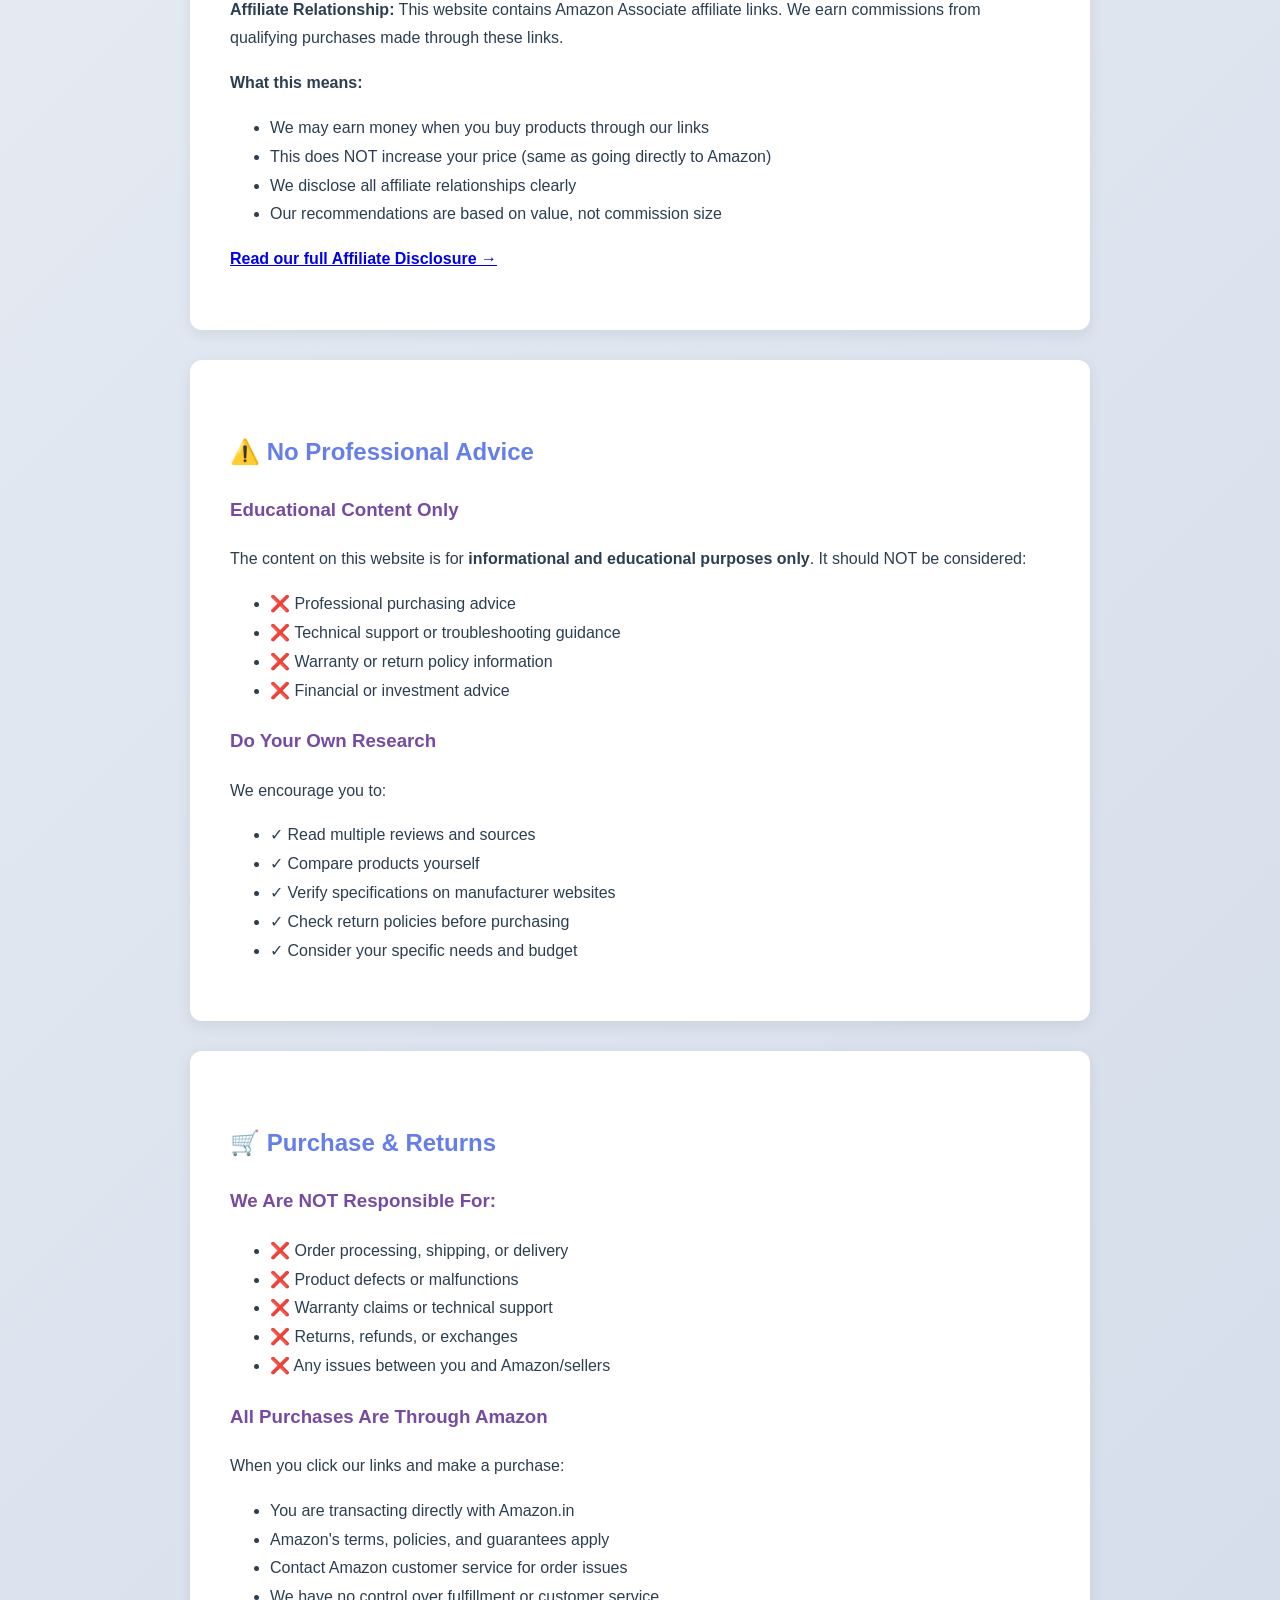
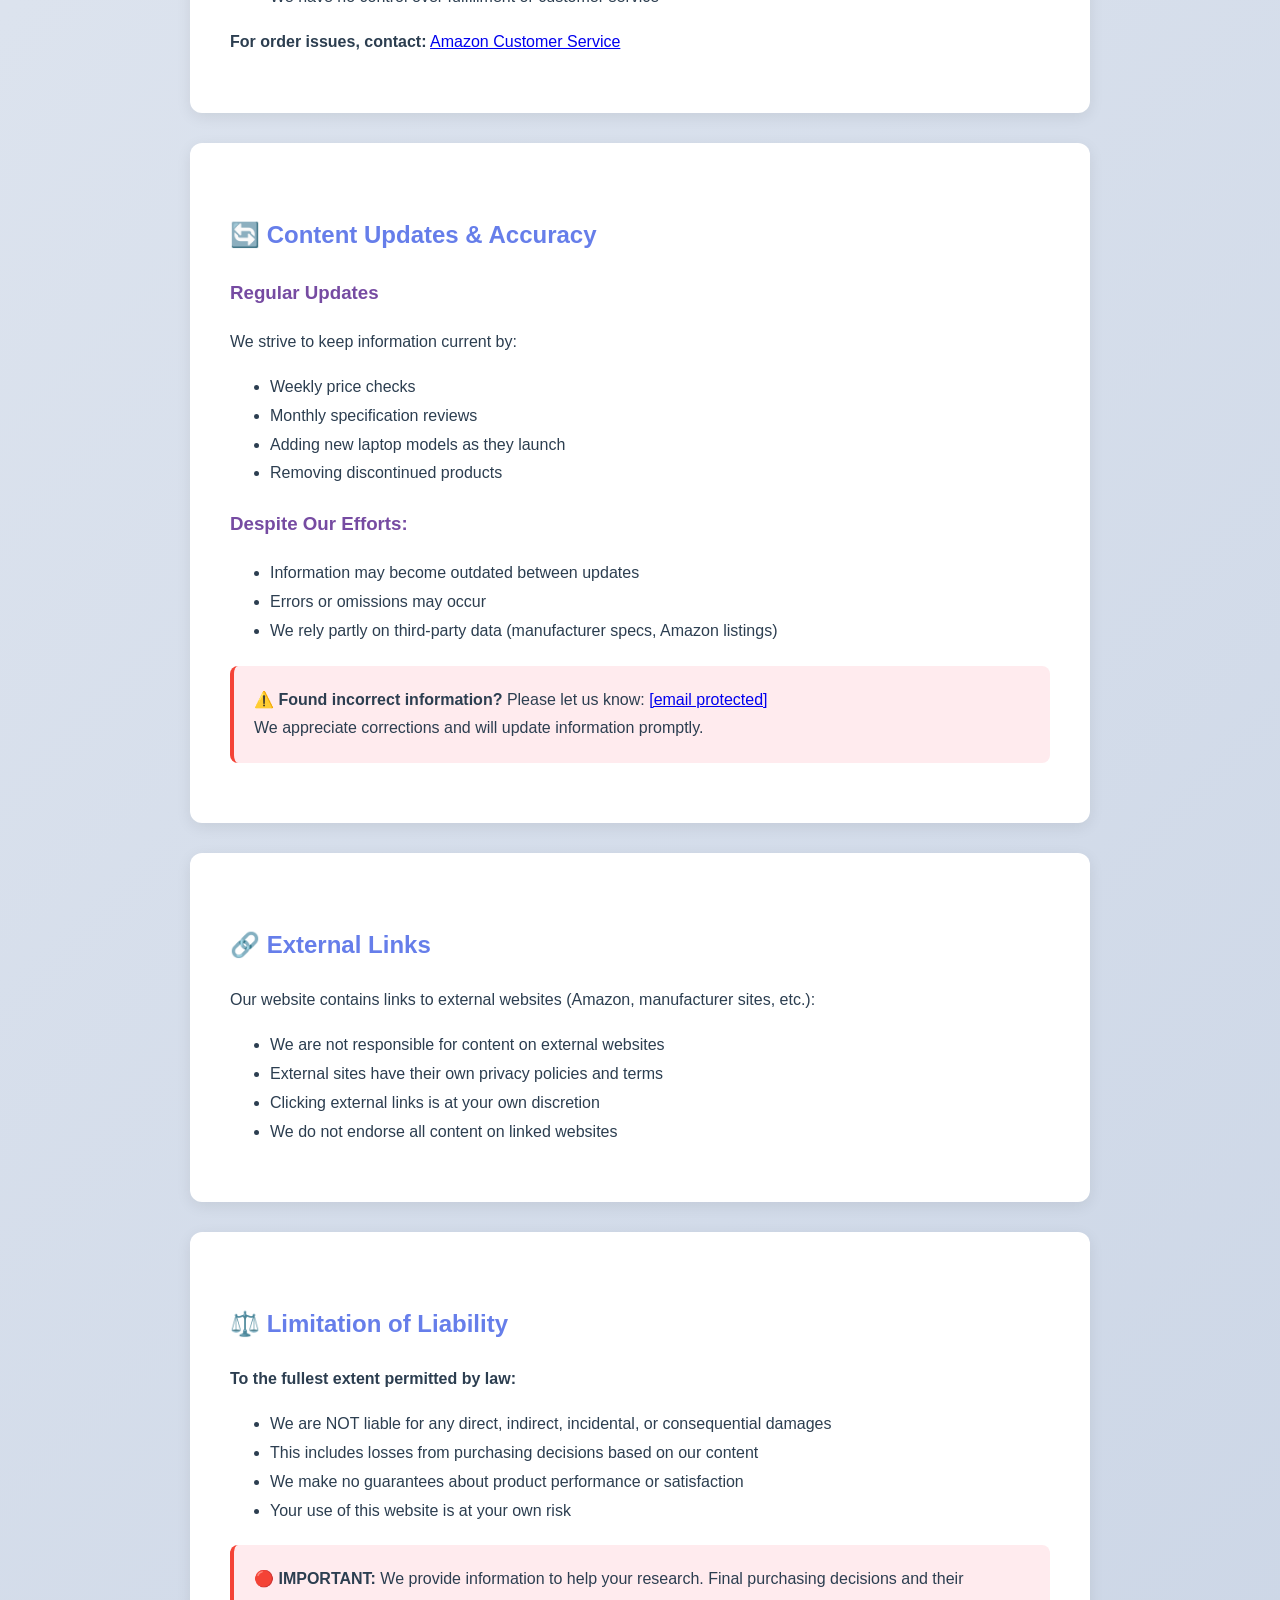
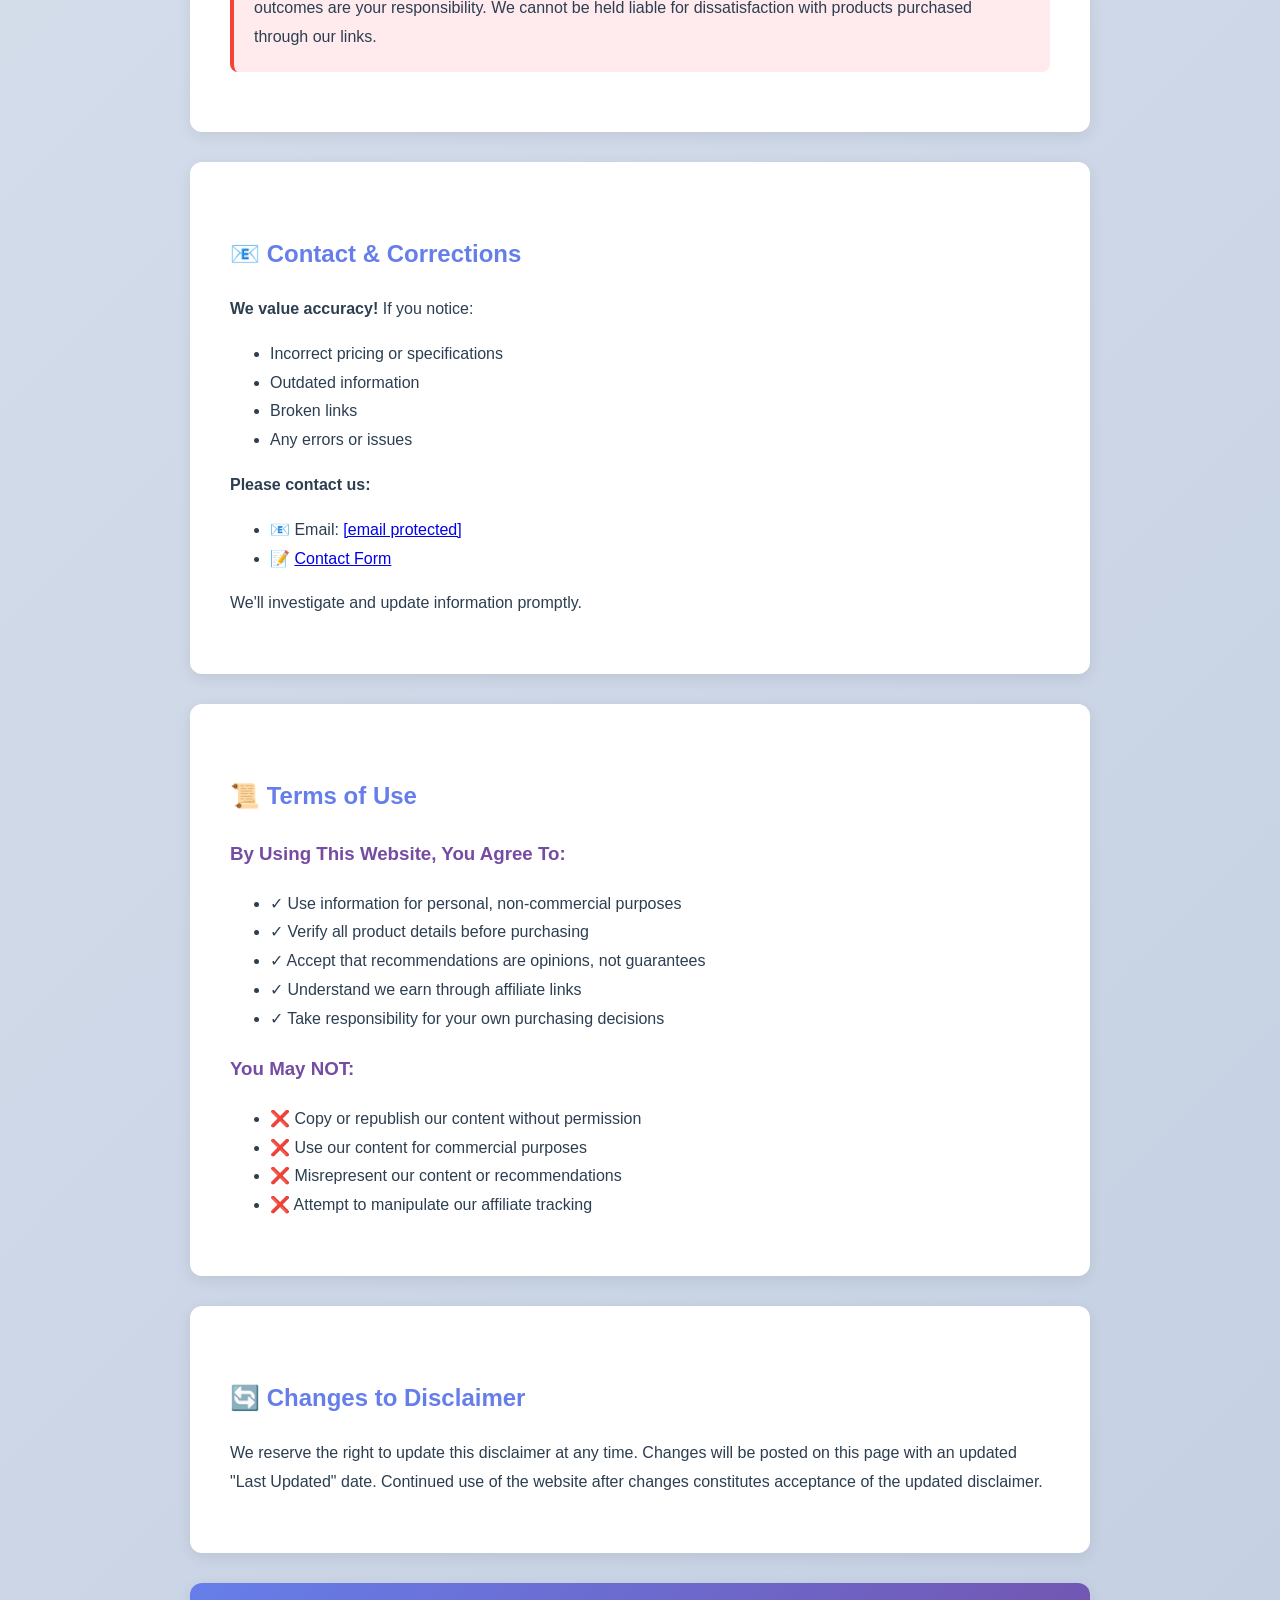
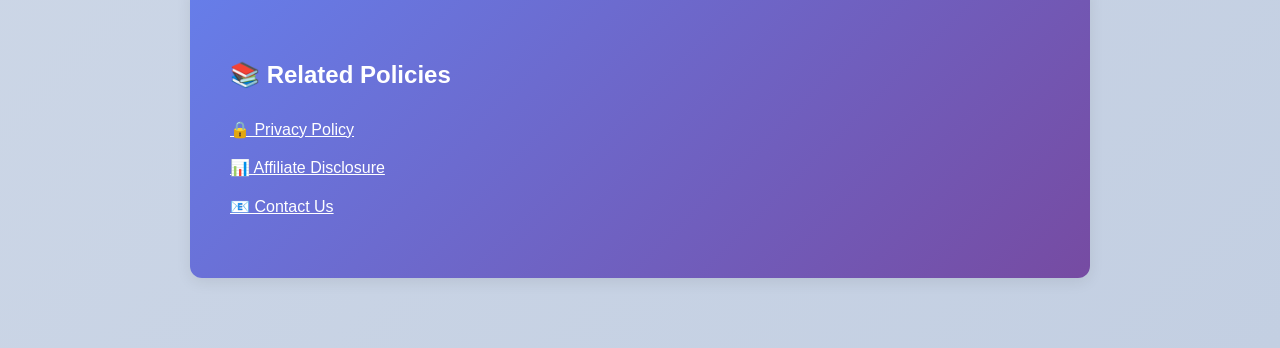
<file: disclaimer.html>
<!DOCTYPE html>
<html lang="en">
<head>
<meta charset="UTF-8">
<meta name="viewport" content="width=device-width, initial-scale=1.0">
<title>Disclaimer - TechPicks India</title>
<meta name="description" content="Disclaimer and terms of use for TechPicks India laptop buying guide.">
<style>
body {font-family: 'Inter', 'Segoe UI', sans-serif; line-height: 1.8; background: linear-gradient(135deg, #f5f7fa 0%, #c3cfe2 100%); color: #2c3e50; margin: 0; padding: 0;}
.container {max-width: 900px; margin: 0 auto; padding: 40px 20px;}
header {background: linear-gradient(135deg, #667eea 0%, #764ba2 100%); color: white; padding: 60px 20px; text-align: center;}
h1 {color: white; font-size: 2.5em; margin: 0;}
.disclaimer-section {background: white; padding: 40px; border-radius: 12px; margin: 30px 0; box-shadow: 0 4px 15px rgba(0,0,0,0.08);}
h2 {color: #667eea; margin-top: 30px;}
h3 {color: #764ba2;}
.important {background: #ffebee; padding: 20px; border-radius: 8px; border-left: 4px solid #f44336; margin: 20px 0;}
.last-updated {text-align: center; color: #999; font-size: 0.9em; margin: 20px 0;}
</style>
</head>
<body>

<header>
  <h1>⚖️ Disclaimer & Terms of Use</h1>
  <p>Important legal information</p>
</header>

<div class="container">
  
  <div class="last-updated">
    <strong>Last Updated:</strong> April 12, 2026
  </div>

  <div class="disclaimer-section">
    <h2>📋 General Disclaimer</h2>
    <p>The information provided on TechPicks India (lilesh-code.github.io/laptop_web/) is for general informational and educational purposes only. While we strive for accuracy, we make no representations or warranties of any kind about the completeness, accuracy, reliability, or availability of the information.</p>
    
    <div class="important">
      <strong>⚠️ IMPORTANT:</strong> All information on this website is provided "as is" without warranty of any kind. Use of this information is at your own risk.
    </div>
  </div>

  <div class="disclaimer-section">
    <h2>💰 Pricing & Availability Disclaimer</h2>
    
    <h3>Prices Change Frequently</h3>
    <p><strong>Important facts about prices shown on our website:</strong></p>
    <ul>
      <li>✓ Prices are approximate and subject to change without notice</li>
      <li>✓ Amazon prices can change multiple times per day</li>
      <li>✓ Availability varies by region and stock levels</li>
      <li>✓ Prices shown were accurate at time of last update (date shown on page)</li>
      <li>✓ <strong>ALWAYS verify current price on Amazon before purchasing</strong></li>
    </ul>
    
    <div class="important">
      <strong>🔴 VERIFY BEFORE BUYING:</strong> Do NOT rely solely on prices shown on our website. Always click through to Amazon to verify current price, availability, and product details before making any purchase decision.
    </div>
    
    <h3>We Are NOT Amazon</h3>
    <p>TechPicks India is an independent website and is NOT affiliated with, endorsed by, or officially connected with Amazon.in in any way other than as participants in the Amazon Associates Program.</p>
    <ul>
      <li>We cannot control Amazon's pricing</li>
      <li>We cannot guarantee product availability</li>
      <li>We cannot process orders or handle customer service</li>
      <li>All purchases are directly between you and Amazon</li>
    </ul>
  </div>

  <div class="disclaimer-section">
    <h2>📊 Product Information & Specifications</h2>
    
    <h3>Specifications May Vary</h3>
    <p>Laptop specifications, features, and availability can change due to:</p>
    <ul>
      <li>Manufacturer updates and revisions</li>
      <li>Regional variations (India vs other markets)</li>
      <li>Model year changes</li>
      <li>Supply chain updates</li>
    </ul>
    
    <h3>Our Sources</h3>
    <p>Information is compiled from:</p>
    <ul>
      <li>Official manufacturer specifications</li>
      <li>Amazon product listings</li>
      <li>Customer reviews and feedback</li>
      <li>Tech industry publications</li>
      <li>Our own research and testing</li>
    </ul>
    
    <p><strong>However:</strong> We cannot guarantee 100% accuracy of all specifications. Always verify details on the official Amazon product page.</p>
  </div>

  <div class="disclaimer-section">
    <h2>⭐ Ratings & Reviews Disclaimer</h2>
    
    <h3>Third-Party Ratings</h3>
    <p>When we mention ratings:</p>
    <ul>
      <li>Ratings typically refer to Amazon customer reviews</li>
      <li>Ratings can change as more reviews are added</li>
      <li>We encourage you to read actual reviews on Amazon</li>
      <li>Individual experiences may vary</li>
    </ul>
    
    <h3>Our Opinions</h3>
    <p>Product recommendations and opinions on this website represent our honest assessment based on available information. However:</p>
    <ul>
      <li>Technology preferences are subjective</li>
      <li>Your needs may differ from our recommendations</li>
      <li>We cannot guarantee specific performance for your use case</li>
    </ul>
  </div>

  <div class="disclaimer-section">
    <h2>🔗 Affiliate Links Disclaimer</h2>
    
    <p><strong>Affiliate Relationship:</strong> This website contains Amazon Associate affiliate links. We earn commissions from qualifying purchases made through these links.</p>
    
    <p><strong>What this means:</strong></p>
    <ul>
      <li>We may earn money when you buy products through our links</li>
      <li>This does NOT increase your price (same as going directly to Amazon)</li>
      <li>We disclose all affiliate relationships clearly</li>
      <li>Our recommendations are based on value, not commission size</li>
    </ul>
    
    <p><a href="affiliate-disclosure.html"><strong>Read our full Affiliate Disclosure →</strong></a></p>
  </div>

  <div class="disclaimer-section">
    <h2>⚠️ No Professional Advice</h2>
    
    <h3>Educational Content Only</h3>
    <p>The content on this website is for <strong>informational and educational purposes only</strong>. It should NOT be considered:</p>
    <ul>
      <li>❌ Professional purchasing advice</li>
      <li>❌ Technical support or troubleshooting guidance</li>
      <li>❌ Warranty or return policy information</li>
      <li>❌ Financial or investment advice</li>
    </ul>
    
    <h3>Do Your Own Research</h3>
    <p>We encourage you to:</p>
    <ul>
      <li>✓ Read multiple reviews and sources</li>
      <li>✓ Compare products yourself</li>
      <li>✓ Verify specifications on manufacturer websites</li>
      <li>✓ Check return policies before purchasing</li>
      <li>✓ Consider your specific needs and budget</li>
    </ul>
  </div>

  <div class="disclaimer-section">
    <h2>🛒 Purchase & Returns</h2>
    
    <h3>We Are NOT Responsible For:</h3>
    <ul>
      <li>❌ Order processing, shipping, or delivery</li>
      <li>❌ Product defects or malfunctions</li>
      <li>❌ Warranty claims or technical support</li>
      <li>❌ Returns, refunds, or exchanges</li>
      <li>❌ Any issues between you and Amazon/sellers</li>
    </ul>
    
    <h3>All Purchases Are Through Amazon</h3>
    <p>When you click our links and make a purchase:</p>
    <ul>
      <li>You are transacting directly with Amazon.in</li>
      <li>Amazon's terms, policies, and guarantees apply</li>
      <li>Contact Amazon customer service for order issues</li>
      <li>We have no control over fulfillment or customer service</li>
    </ul>
    
    <p><strong>For order issues, contact:</strong> <a href="https://www.amazon.in/gp/help/customer/display.html" target="_blank">Amazon Customer Service</a></p>
  </div>

  <div class="disclaimer-section">
    <h2>🔄 Content Updates & Accuracy</h2>
    
    <h3>Regular Updates</h3>
    <p>We strive to keep information current by:</p>
    <ul>
      <li>Weekly price checks</li>
      <li>Monthly specification reviews</li>
      <li>Adding new laptop models as they launch</li>
      <li>Removing discontinued products</li>
    </ul>
    
    <h3>Despite Our Efforts:</h3>
    <ul>
      <li>Information may become outdated between updates</li>
      <li>Errors or omissions may occur</li>
      <li>We rely partly on third-party data (manufacturer specs, Amazon listings)</li>
    </ul>
    
    <div class="important">
      <strong>⚠️ Found incorrect information?</strong> Please let us know: <a href="/cdn-cgi/l/email-protection#523e3b3e37213a213a37393a332012353f333b3e7c313d3f"><span class="__cf_email__" data-cfemail="ef8386838a9c879c878a84878e9daf88828e8683c18c8082">[email&#160;protected]</span></a><br>
      We appreciate corrections and will update information promptly.
    </div>
  </div>

  <div class="disclaimer-section">
    <h2>🔗 External Links</h2>
    
    <p>Our website contains links to external websites (Amazon, manufacturer sites, etc.):</p>
    <ul>
      <li>We are not responsible for content on external websites</li>
      <li>External sites have their own privacy policies and terms</li>
      <li>Clicking external links is at your own discretion</li>
      <li>We do not endorse all content on linked websites</li>
    </ul>
  </div>

  <div class="disclaimer-section">
    <h2>⚖️ Limitation of Liability</h2>
    
    <p><strong>To the fullest extent permitted by law:</strong></p>
    <ul>
      <li>We are NOT liable for any direct, indirect, incidental, or consequential damages</li>
      <li>This includes losses from purchasing decisions based on our content</li>
      <li>We make no guarantees about product performance or satisfaction</li>
      <li>Your use of this website is at your own risk</li>
    </ul>
    
    <div class="important">
      <strong>🔴 IMPORTANT:</strong> We provide information to help your research. Final purchasing decisions and their outcomes are your responsibility. We cannot be held liable for dissatisfaction with products purchased through our links.
    </div>
  </div>

  <div class="disclaimer-section">
    <h2>📧 Contact & Corrections</h2>
    
    <p><strong>We value accuracy!</strong> If you notice:</p>
    <ul>
      <li>Incorrect pricing or specifications</li>
      <li>Outdated information</li>
      <li>Broken links</li>
      <li>Any errors or issues</li>
    </ul>
    
    <p><strong>Please contact us:</strong></p>
    <ul>
      <li>📧 Email: <a href="/cdn-cgi/l/email-protection#cfa3a6a3aabca7bca7aaa4a7aebd8fa8a2aea6a3e1aca0a2"><span class="__cf_email__" data-cfemail="e38f8a8f86908b908b86888b8291a3848e828a8fcd808c8e">[email&#160;protected]</span></a></li>
      <li>📝 <a href="contact.html">Contact Form</a></li>
    </ul>
    
    <p>We'll investigate and update information promptly.</p>
  </div>

  <div class="disclaimer-section">
    <h2>📜 Terms of Use</h2>
    
    <h3>By Using This Website, You Agree To:</h3>
    <ul>
      <li>✓ Use information for personal, non-commercial purposes</li>
      <li>✓ Verify all product details before purchasing</li>
      <li>✓ Accept that recommendations are opinions, not guarantees</li>
      <li>✓ Understand we earn through affiliate links</li>
      <li>✓ Take responsibility for your own purchasing decisions</li>
    </ul>
    
    <h3>You May NOT:</h3>
    <ul>
      <li>❌ Copy or republish our content without permission</li>
      <li>❌ Use our content for commercial purposes</li>
      <li>❌ Misrepresent our content or recommendations</li>
      <li>❌ Attempt to manipulate our affiliate tracking</li>
    </ul>
  </div>

  <div class="disclaimer-section">
    <h2>🔄 Changes to Disclaimer</h2>
    <p>We reserve the right to update this disclaimer at any time. Changes will be posted on this page with an updated "Last Updated" date. Continued use of the website after changes constitutes acceptance of the updated disclaimer.</p>
  </div>

  <div class="disclaimer-section" style="background: linear-gradient(135deg, #667eea 0%, #764ba2 100%); color: white;">
    <h2 style="color: white;">📚 Related Policies</h2>
    <ul style="list-style: none; padding: 0;">
      <li style="margin: 10px 0;"><a href="privacy-policy.html" style="color: white;">🔒 Privacy Policy</a></li>
      <li style="margin: 10px 0;"><a href="affiliate-disclosure.html" style="color: white;">📊 Affiliate Disclosure</a></li>
      <li style="margin: 10px 0;"><a href="contact.html" style="color: white;">📧 Contact Us</a
</file>
